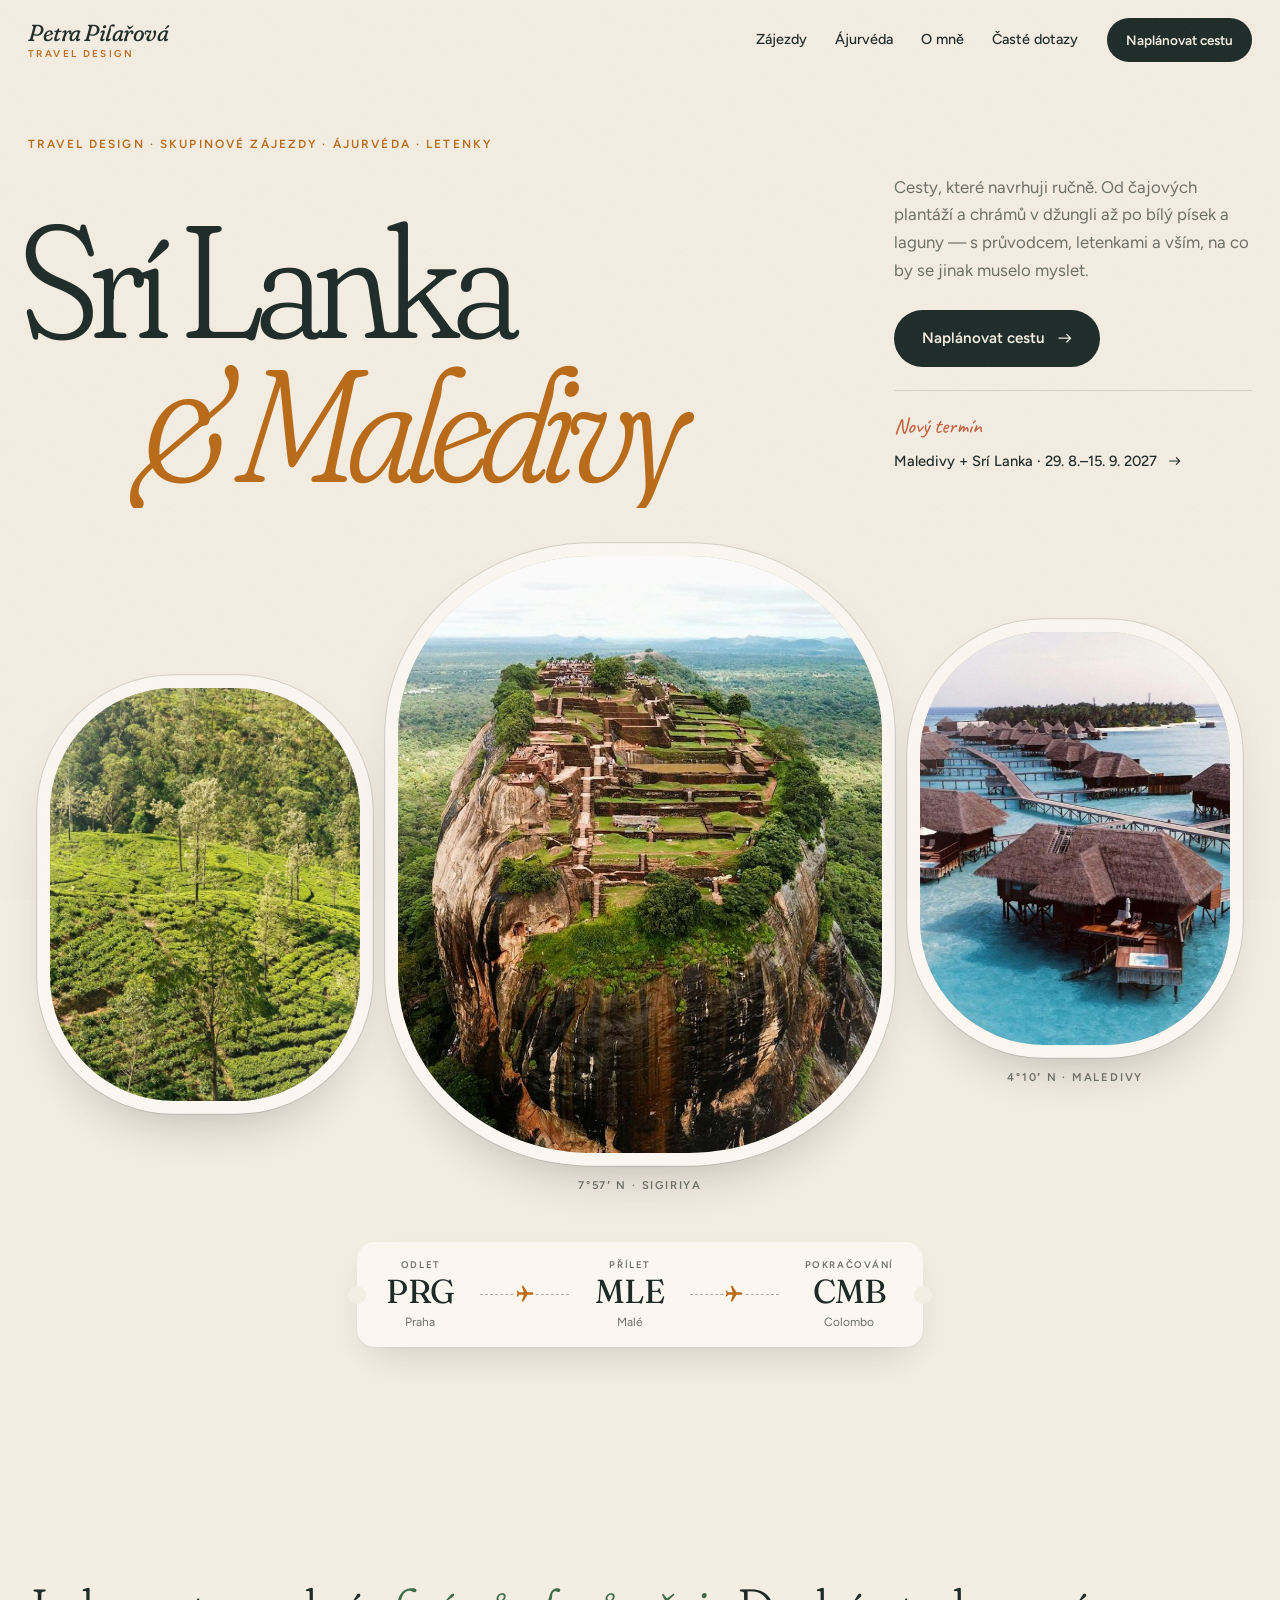
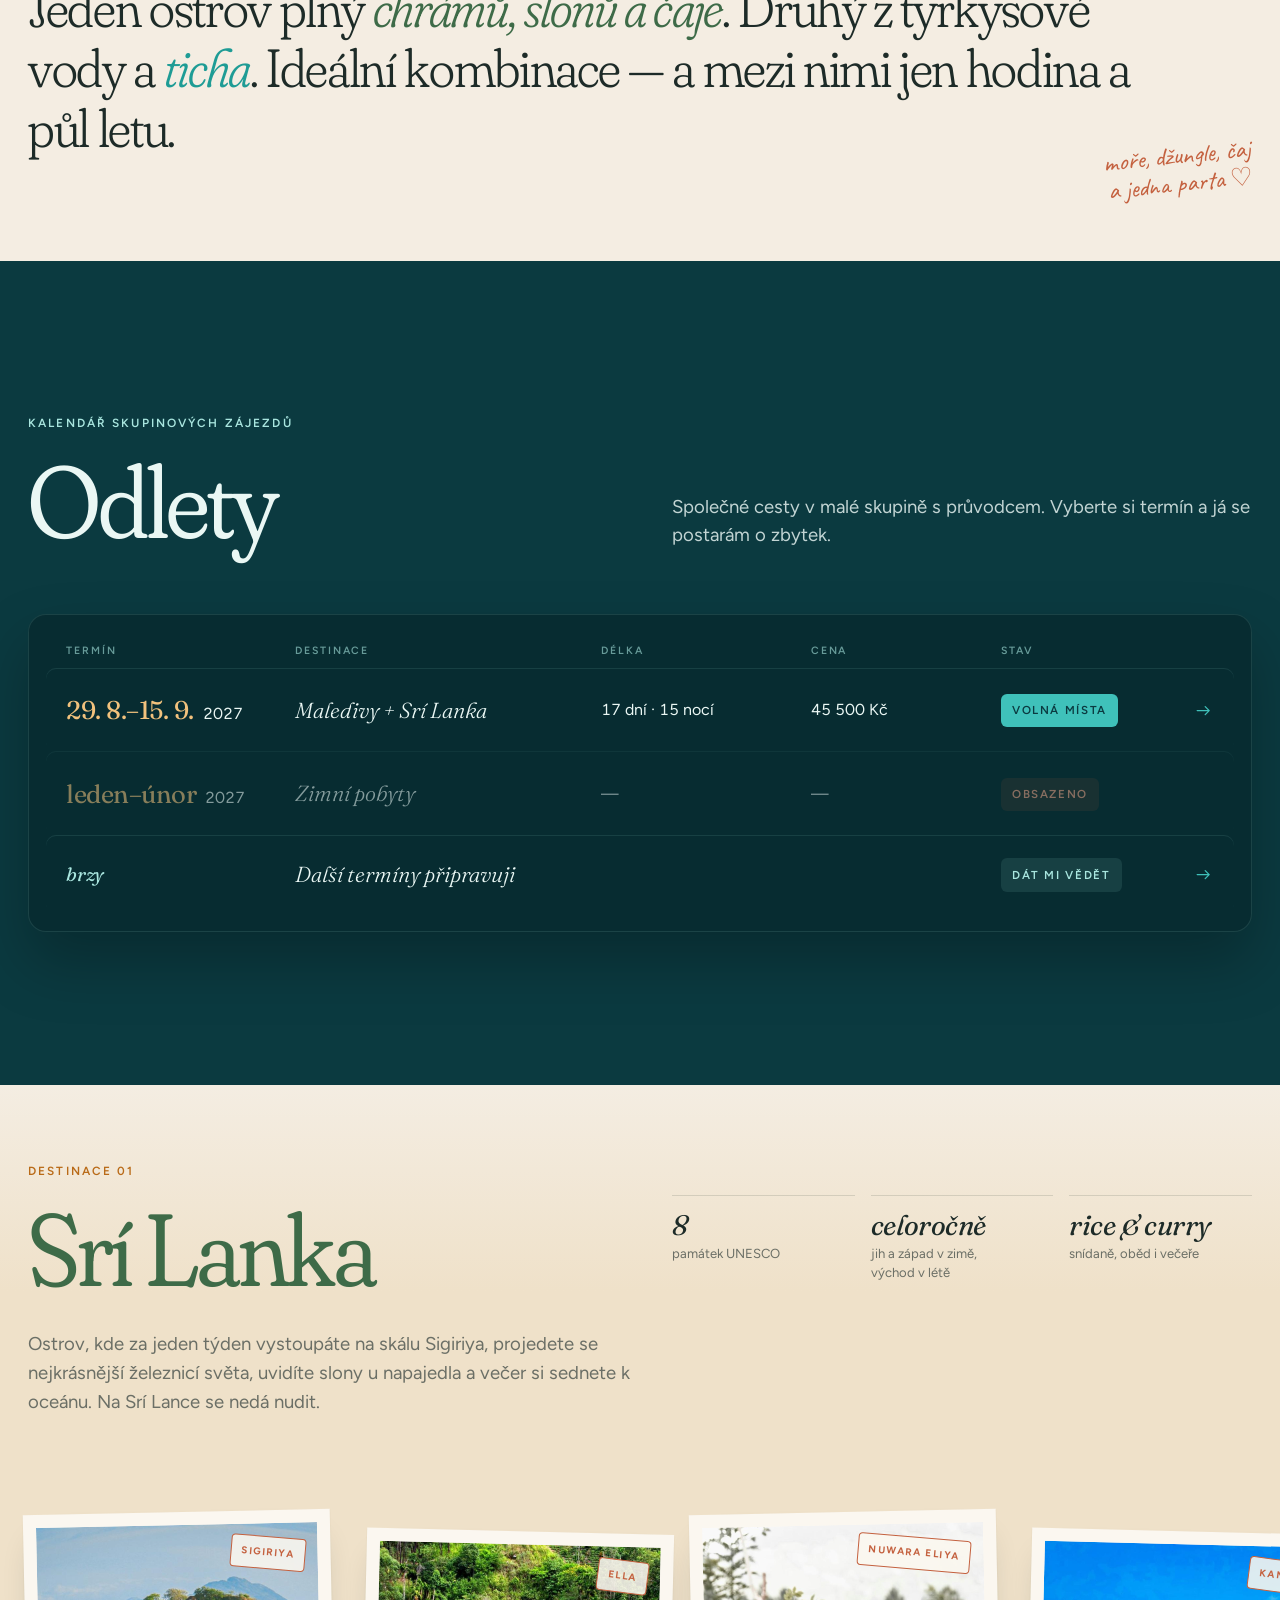
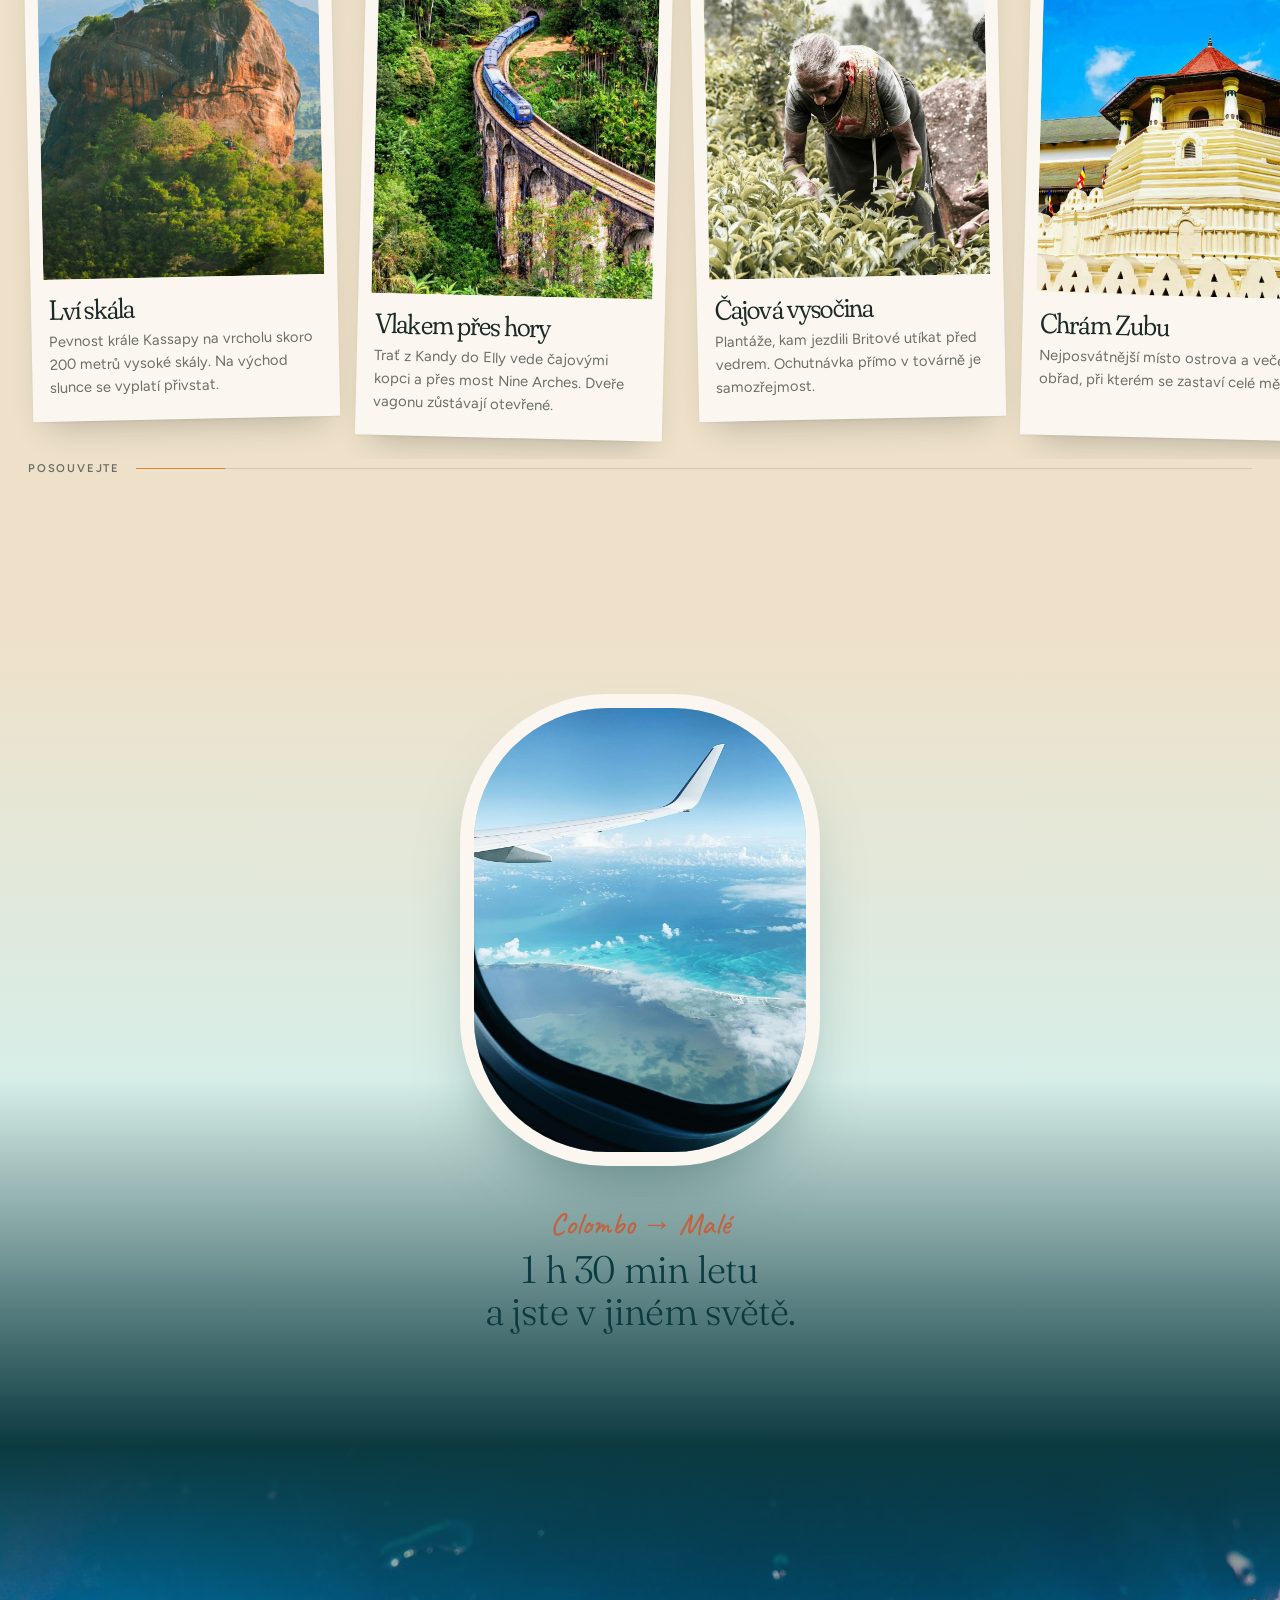
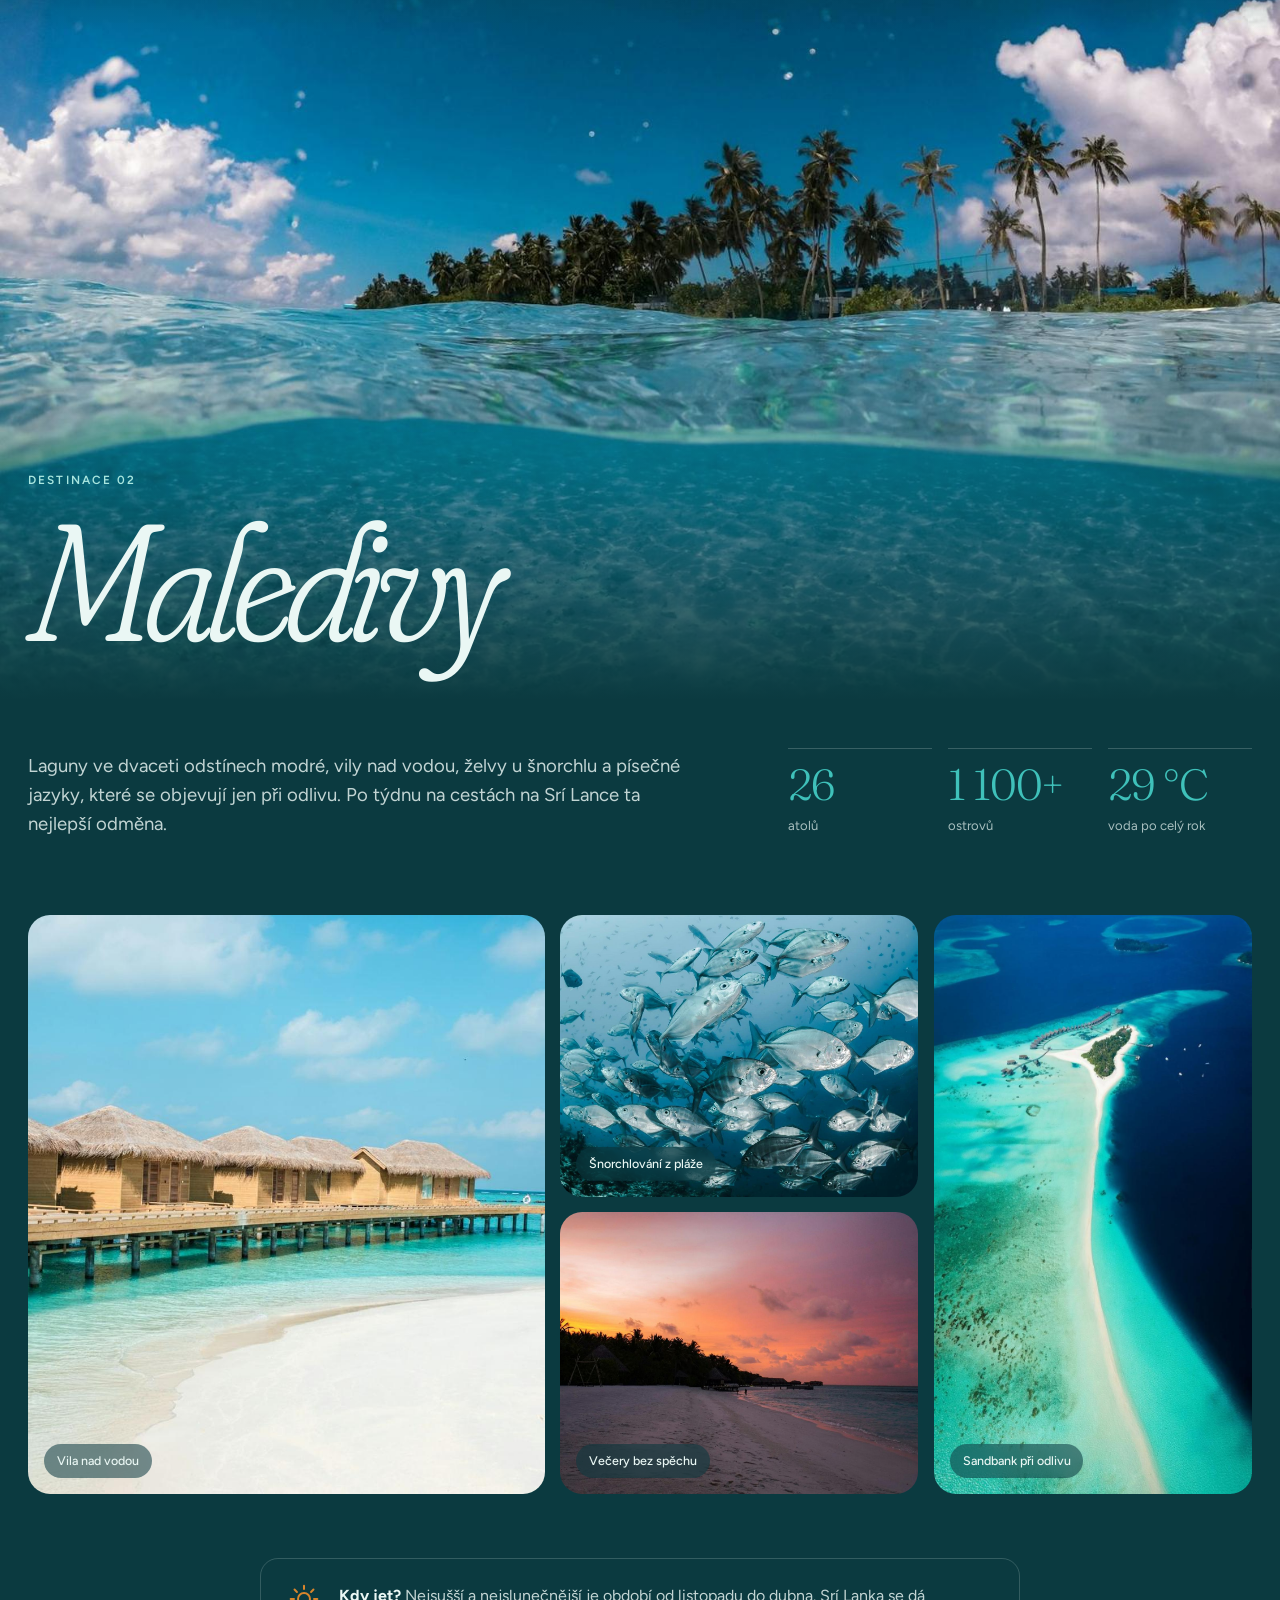
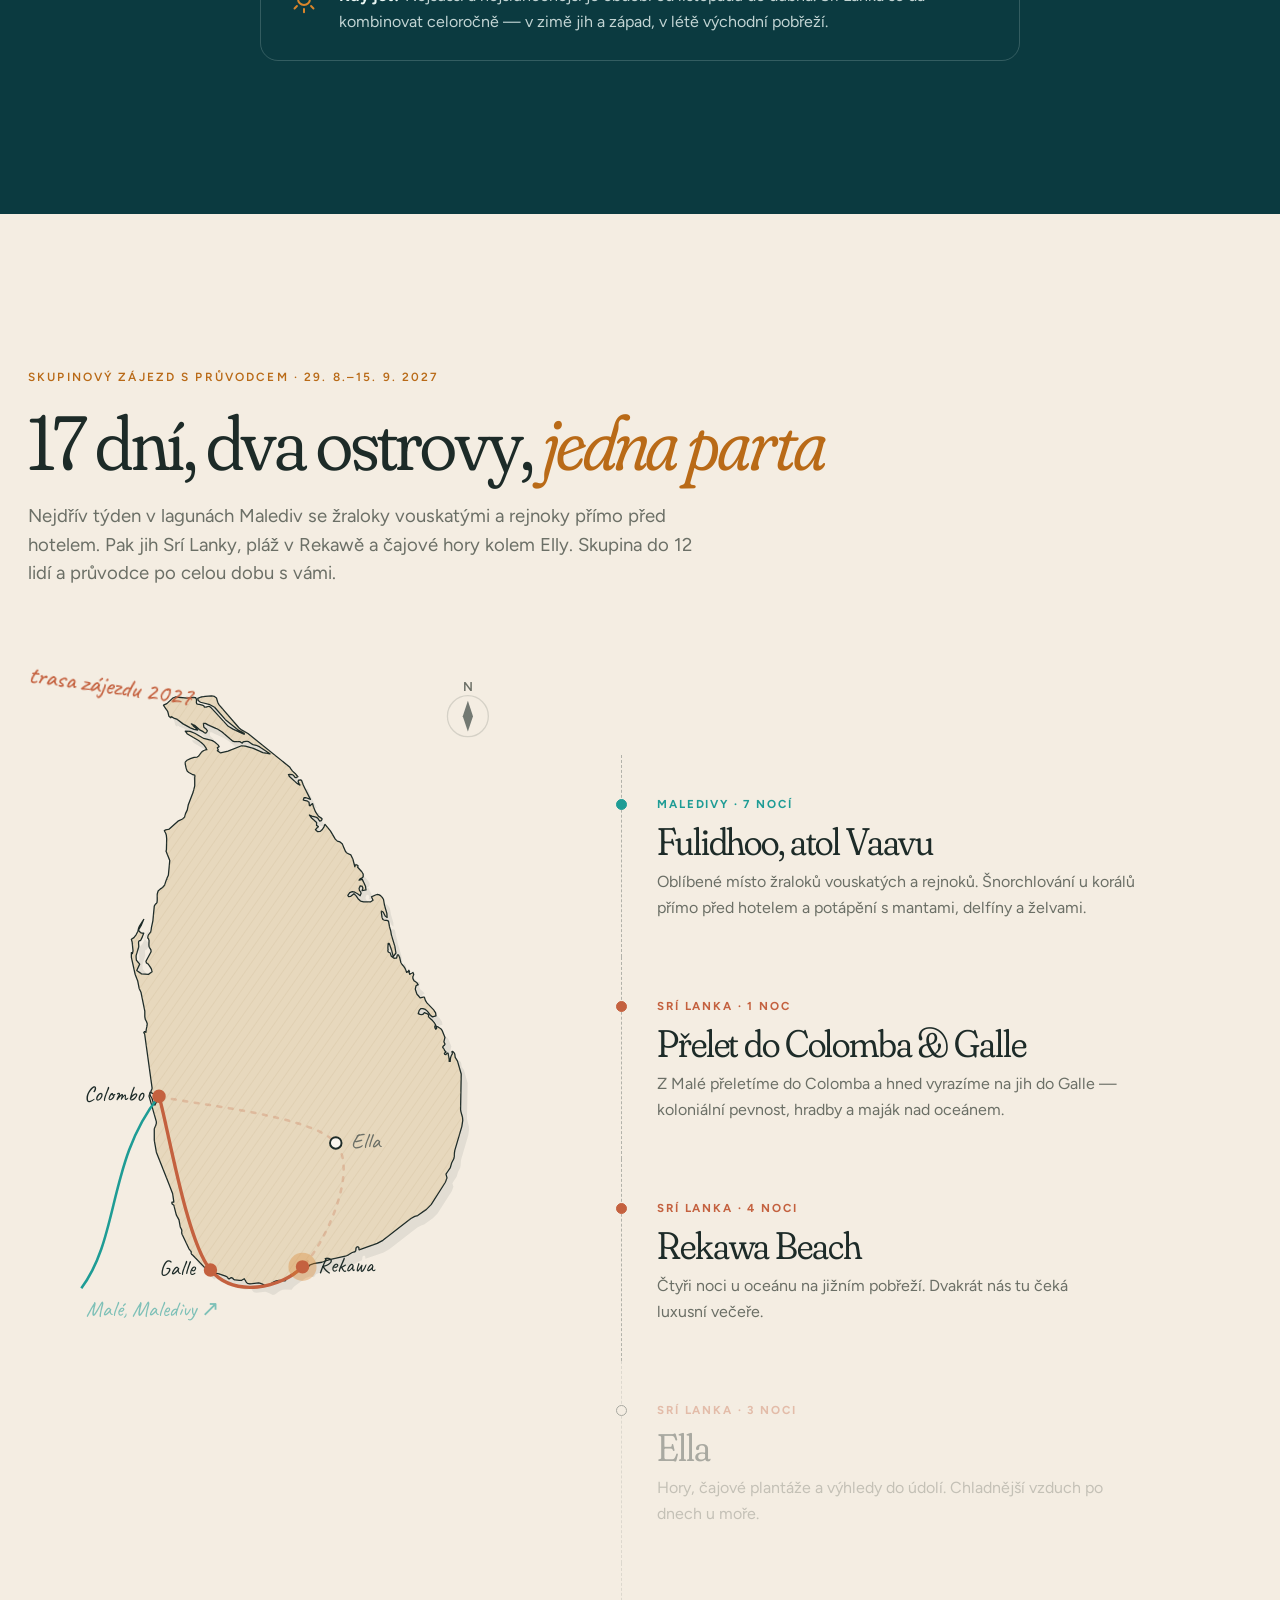
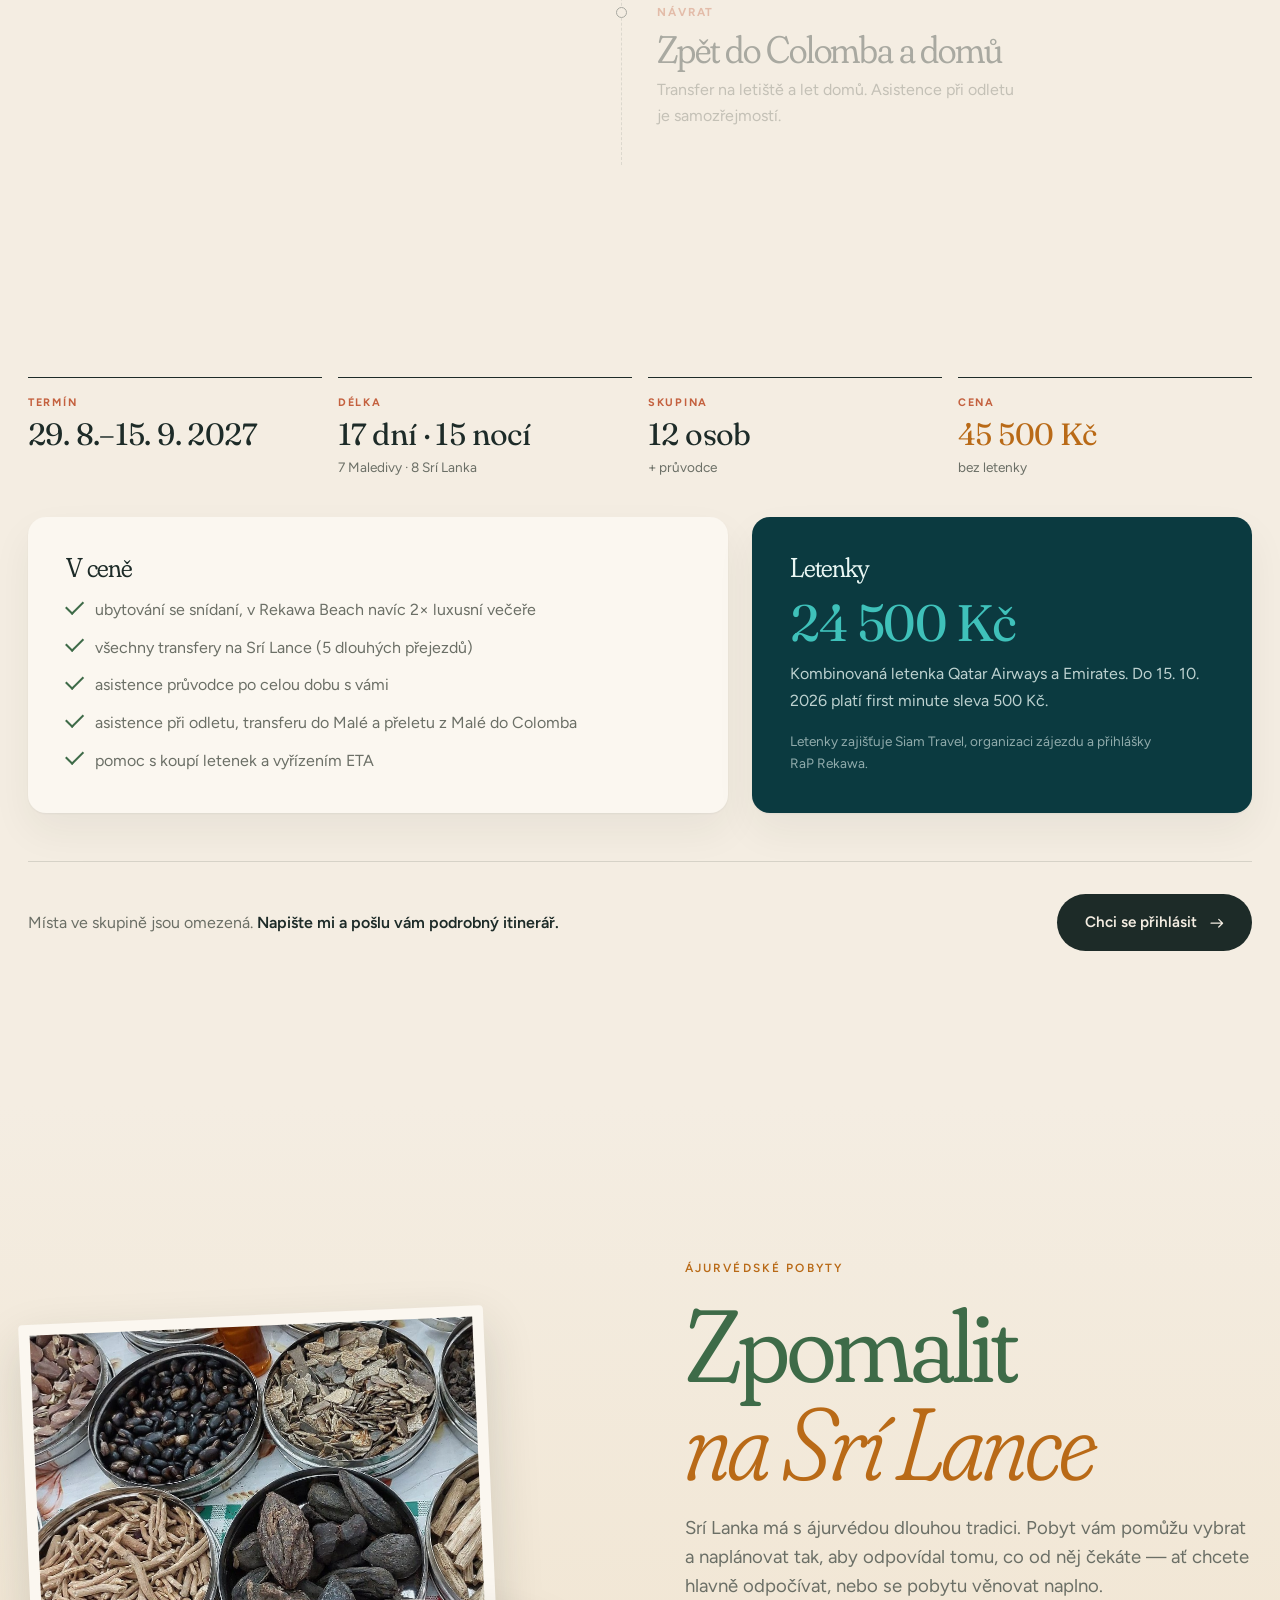
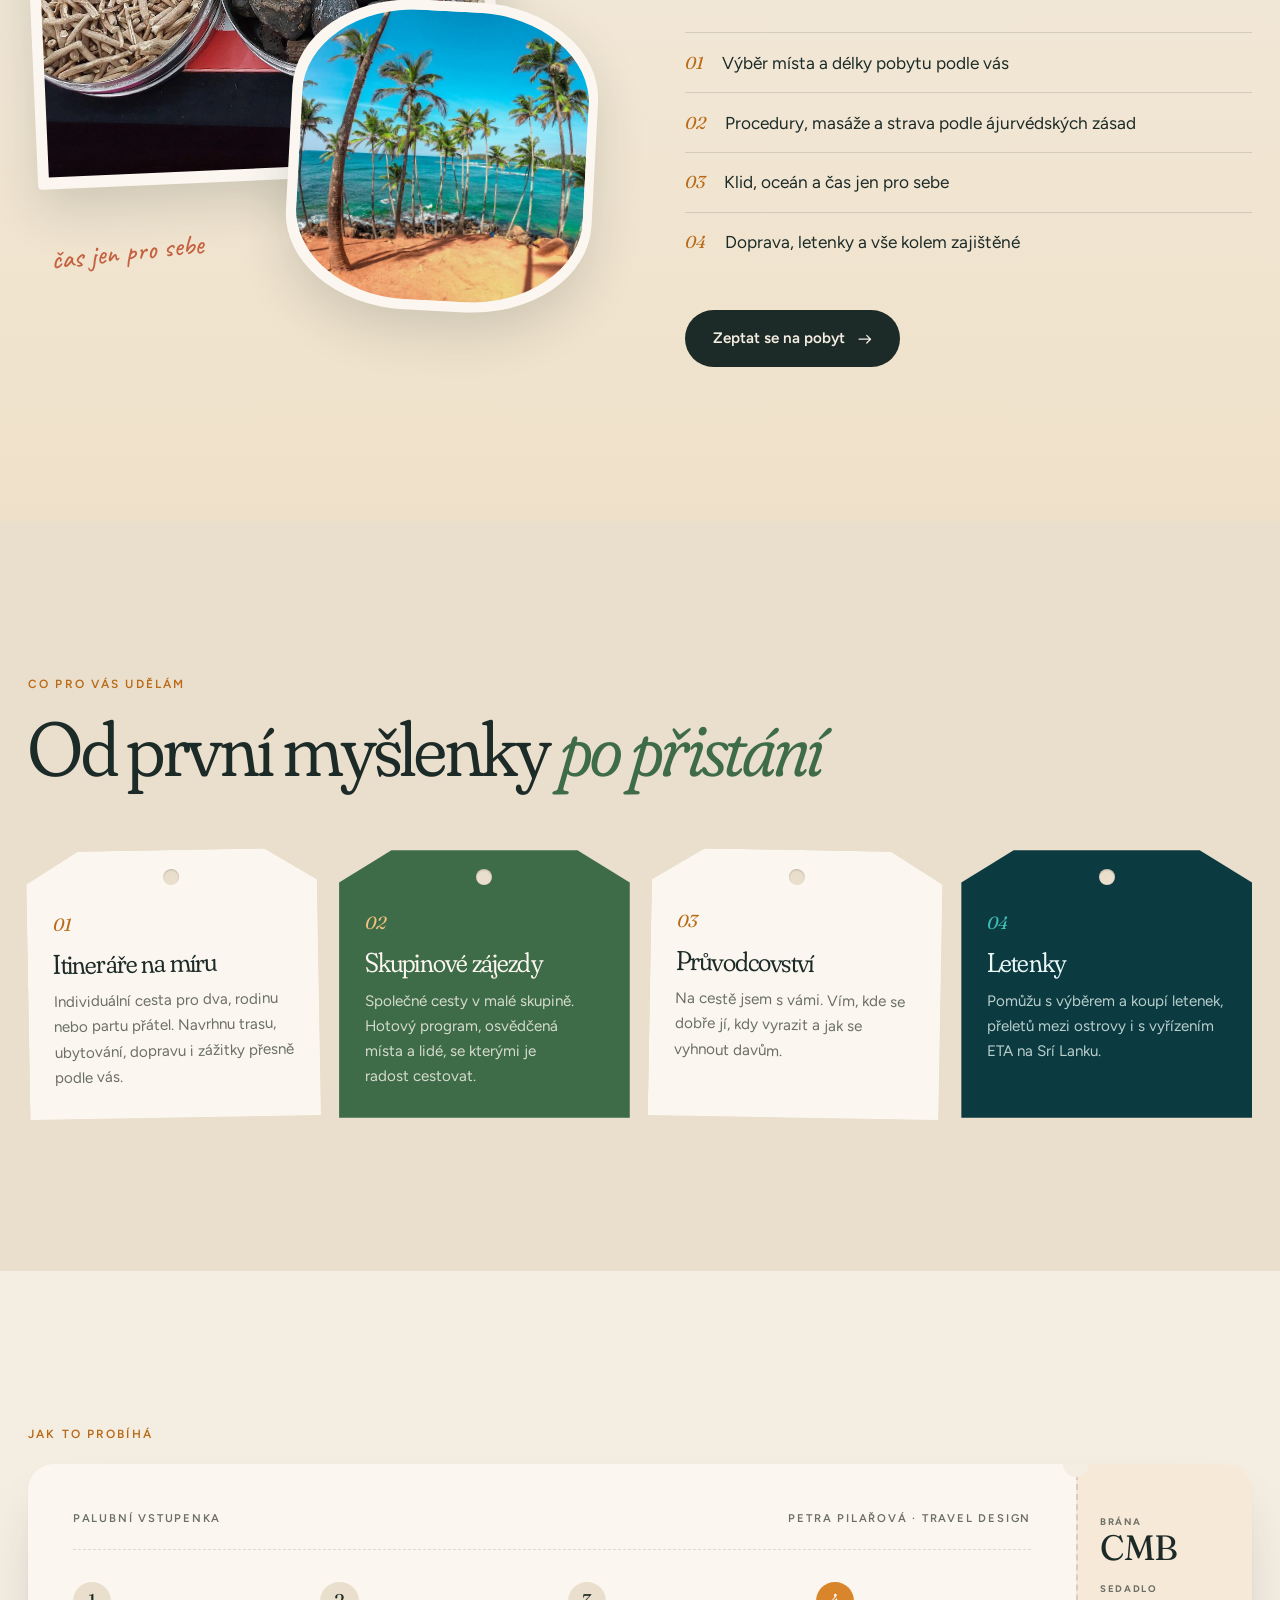
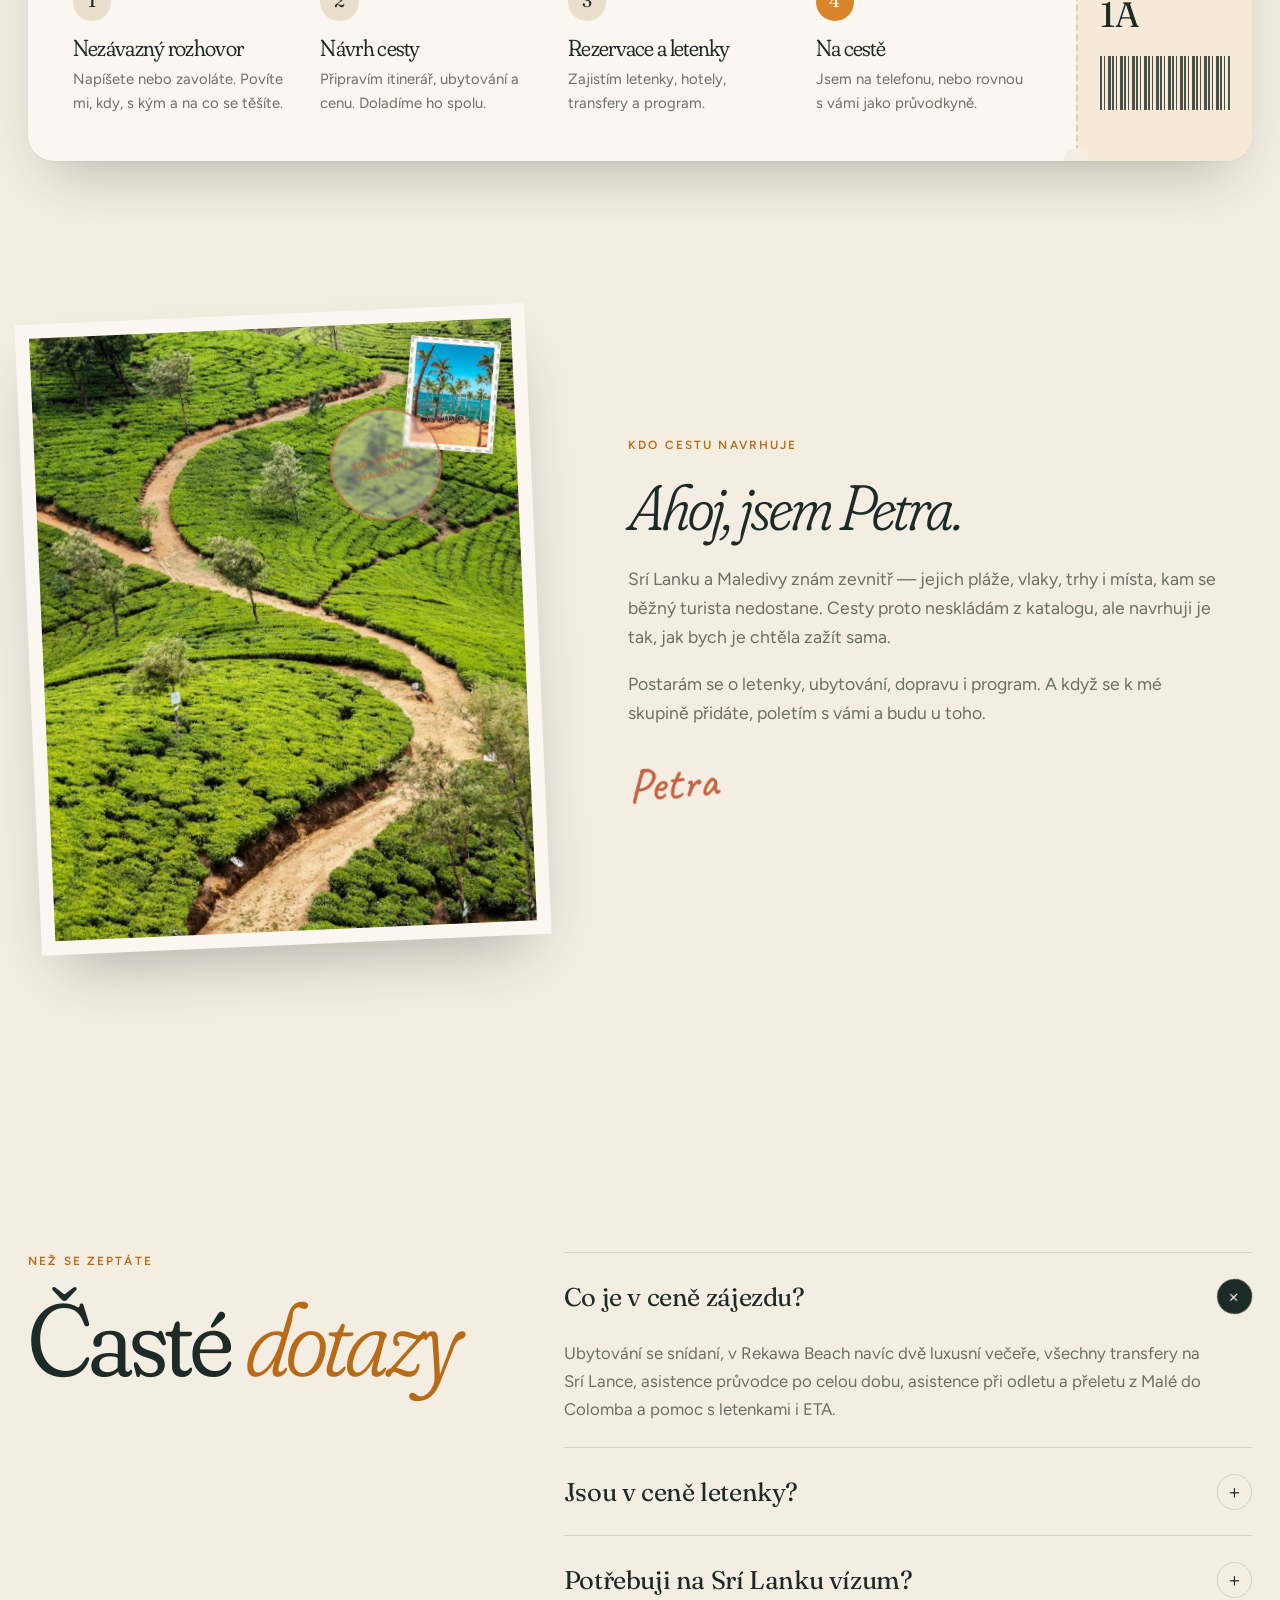
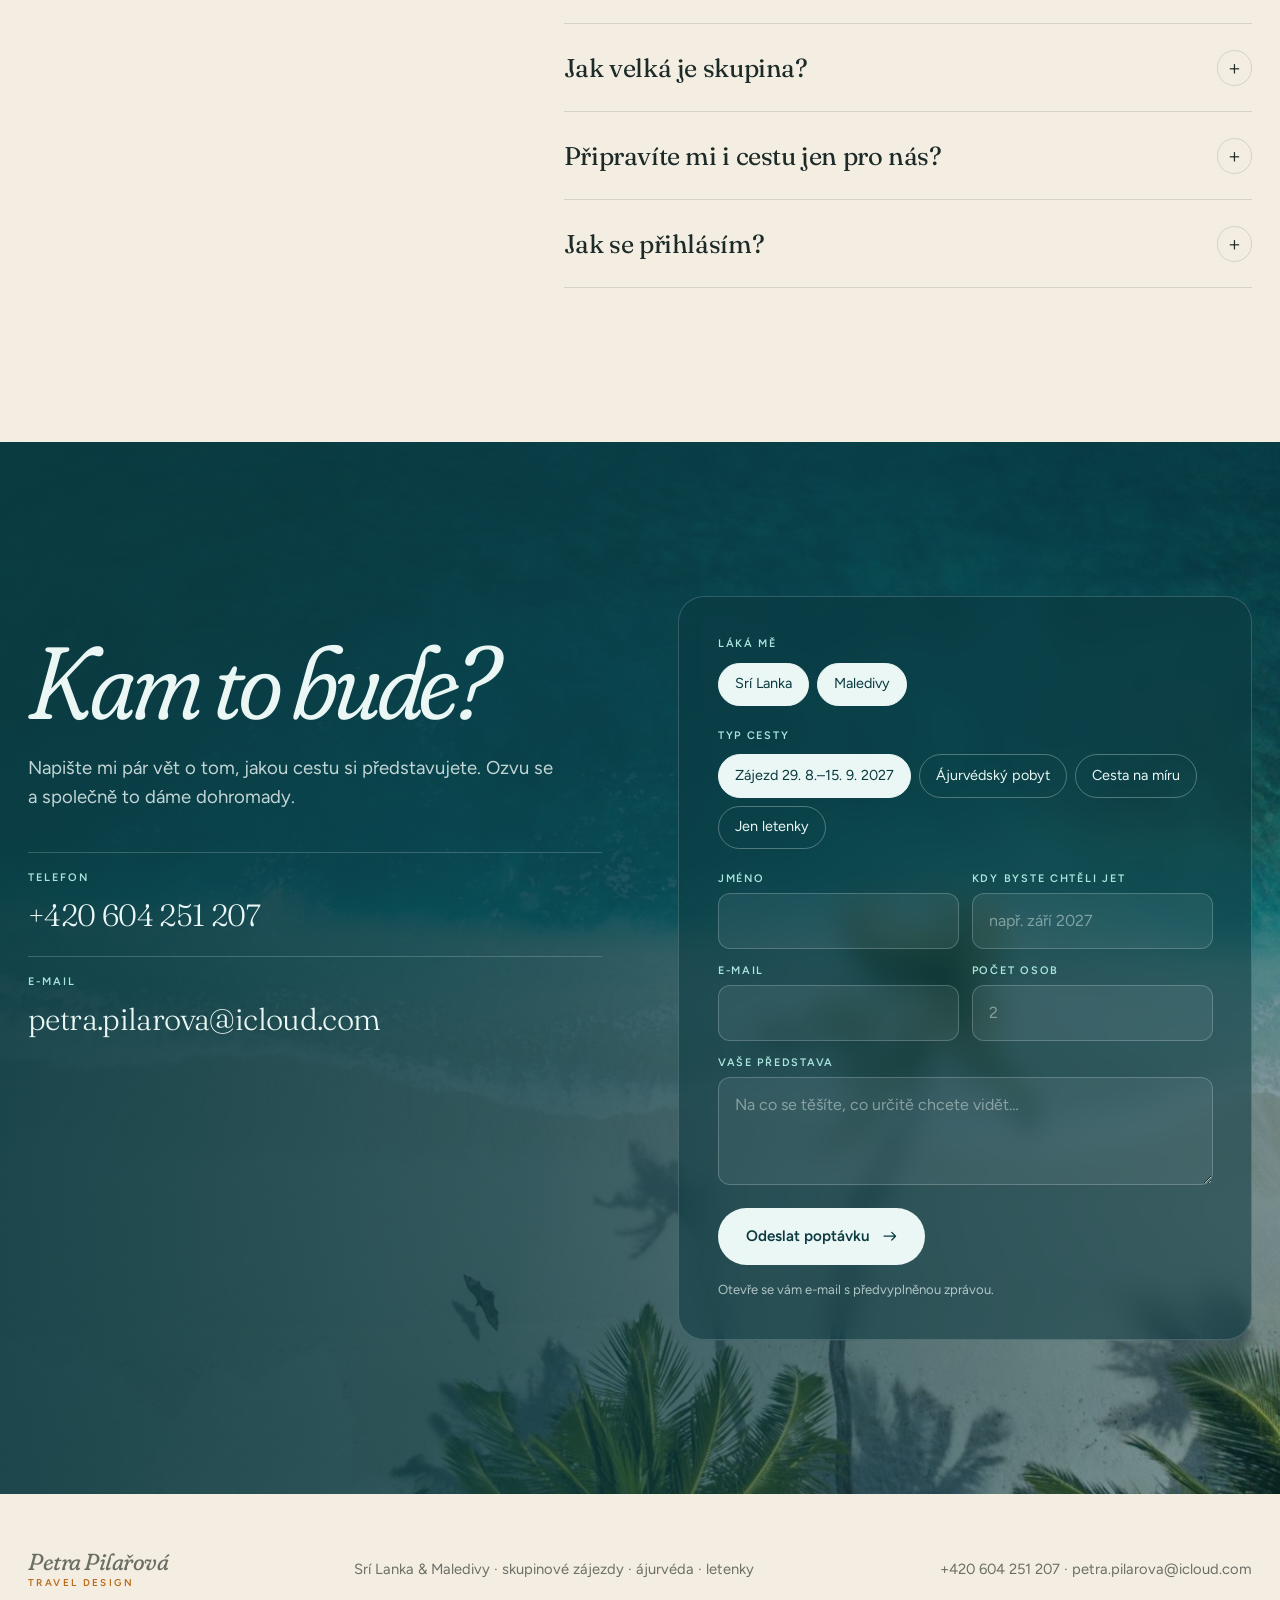
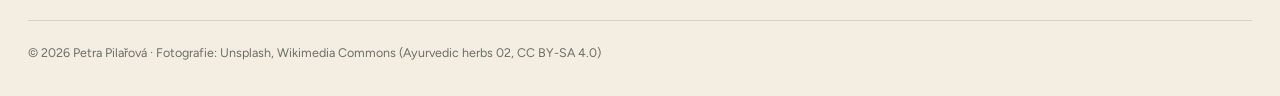
<file: index.html>
<!DOCTYPE html>
<html lang="cs">
<head>
<meta charset="UTF-8">
<meta name="viewport" content="width=device-width, initial-scale=1, viewport-fit=cover">
<title>Petra Pilařová — travel design · Srí Lanka & Maledivy</title>
<meta name="description" content="Skupinový zájezd Maledivy a Srí Lanka 29. 8.–15. 9. 2027, ájurvédské pobyty, itineráře na míru a pomoc s letenkami. Petra Pilařová, travel design.">
<meta name="robots" content="noindex, nofollow">
<meta name="theme-color" content="#F4EDE2">
<meta property="og:title" content="Petra Pilařová — Srí Lanka & Maledivy">
<meta property="og:description" content="Skupinový zájezd Maledivy a Srí Lanka 29. 8.–15. 9. 2027 · ájurvédské pobyty · itineráře na míru.">
<meta property="og:image" content="assets/img/og.jpg">
<link rel="icon" href="assets/favicon.svg?v=9cc87f42" type="image/svg+xml">
<link rel="preconnect" href="https://fonts.googleapis.com">
<link rel="preconnect" href="https://fonts.gstatic.com" crossorigin>
<link href="https://fonts.googleapis.com/css2?family=Fraunces:ital,opsz,wght,SOFT@0,9..144,300..600,0..100;1,9..144,300..600,0..100&family=Figtree:wght@300..600&family=Caveat:wght@500&display=swap" rel="stylesheet">
<link rel="preload" as="image" href="assets/img/sigiriya-letecky.jpg">
<link rel="stylesheet" href="assets/style.css?v=76bc70d3">
<script type="application/ld+json">
{"@context":"https://schema.org","@type":"TravelAgency","name":"Petra Pilařová — travel design","description":"Travel design, skupinové zájezdy s průvodcovstvím a zajištění letenek. Destinace Srí Lanka a Maledivy.","telephone":"+420604251207","email":"petra.pilarova@icloud.com","areaServed":"CZ"}
</script>
<script>document.documentElement.classList.add('js')</script>
</head>
<body>

<svg width="0" height="0" style="position:absolute" aria-hidden="true">
  <symbol id="i-arr" viewBox="0 0 24 24"><path d="M4 12h15m-5-5 5 5-5 5" fill="none" stroke="currentColor" stroke-width="1.6" stroke-linecap="round" stroke-linejoin="round"/></symbol>
  <symbol id="i-plane" viewBox="0 0 24 24"><path d="M21 16v-2l-8-5V3.5a1.5 1.5 0 0 0-3 0V9l-8 5v2l8-2.5V19l-2 1.5V22l3.5-1 3.5 1v-1.5L13 19v-5.5z" fill="currentColor"/></symbol>
  <symbol id="i-sun" viewBox="0 0 24 24"><circle cx="12" cy="12" r="4.5" fill="none" stroke="currentColor" stroke-width="1.5"/><path d="M12 2v2.5M12 19.5V22M2 12h2.5M19.5 12H22M4.9 4.9l1.8 1.8M17.3 17.3l1.8 1.8M4.9 19.1l1.8-1.8M17.3 6.7l1.8-1.8" stroke="currentColor" stroke-width="1.5" stroke-linecap="round"/></symbol>
</svg>

<header class="nav" id="nav">
  <div class="nav-inner">
    <a href="#top" class="brand" aria-label="Petra Pilařová — travel design">
      <span class="brand-name">Petra Pilařová</span>
      <span class="brand-sub">travel design</span>
    </a>
    <nav class="nav-menu" id="menu" aria-label="Hlavní navigace">
      <a href="#terminy">Zájezdy</a>
      <a href="#ajurveda">Ájurvéda</a>
      <a href="#o-mne">O mně</a>
      <a href="#dotazy">Časté dotazy</a>
      <a href="#kontakt" class="btn btn-sm">Naplánovat cestu</a>
    </nav>
    <button class="nav-toggle" id="toggle" aria-label="Otevřít menu" aria-expanded="false" aria-controls="menu"><span></span><span></span></button>
  </div>
</header>

<main id="top">

<!-- ═════════ HERO ═════════ -->
<section class="hero">
  <div class="wrap hero-top">
    <p class="kicker hero-in">Travel design · skupinové zájezdy · ájurvéda · letenky</p>
    <h1 class="hero-title">
      <span class="ln"><span>Srí Lanka</span></span>
      <span class="ln ln-2"><span><em>&amp; Maledivy</em></span></span>
    </h1>
    <div class="hero-side hero-in">
      <p>Cesty, které navrhuji ručně. Od čajových plantáží a chrámů v džungli až po bílý písek a laguny — s průvodcem, letenkami a vším, na co by se jinak muselo myslet.</p>
      <a href="#kontakt" class="btn">Naplánovat cestu <svg><use href="#i-arr"/></svg></a>
      <a href="#zajezd" class="hero-next"><span>Nový termín</span>Maledivy + Srí Lanka · 29. 8.–15. 9. 2027 <svg><use href="#i-arr"/></svg></a>
    </div>
  </div>

  <div class="windows" aria-hidden="false">
    <figure class="win win-1"><div class="win-glass"><img src="assets/img/caj-kopce.jpg" alt="Čajové plantáže ve vnitrozemí Srí Lanky" width="1600" height="1067"></div></figure>
    <figure class="win win-2"><div class="win-glass"><img src="assets/img/sigiriya-letecky.jpg" alt="Skála Sigiriya z výšky, obklopená džunglí" width="1600" height="1200" fetchpriority="high"></div><figcaption>7°57′ N · Sigiriya</figcaption></figure>
    <figure class="win win-3"><div class="win-glass"><img src="assets/img/vily-letecky.jpg" alt="Vodní vily na Maledivách z letadla" width="1600" height="900"></div><figcaption>4°10′ N · Maledivy</figcaption></figure>
  </div>

  <div class="wrap">
    <div class="pass hero-in" aria-label="Trasa: Praha, Malé, Colombo">
      <div><span>Odlet</span><b>PRG</b><small>Praha</small></div>
      <i class="pass-line"><svg><use href="#i-plane"/></svg></i>
      <div><span>Přílet</span><b>MLE</b><small>Malé</small></div>
      <i class="pass-line"><svg><use href="#i-plane"/></svg></i>
      <div><span>Pokračování</span><b>CMB</b><small>Colombo</small></div>
    </div>
  </div>
</section>

<!-- ═════════ ÚVOD ═════════ -->
<section class="intro">
  <div class="wrap intro-grid">
    <p class="intro-big reveal">Jeden ostrov plný <em class="c-lanka">chrámů, slonů a čaje</em>. Druhý z&nbsp;tyrkysové vody a&nbsp;<em class="c-mal">ticha</em>. Ideální kombinace — a&nbsp;mezi nimi jen hodina a půl letu.</p>
    <p class="note reveal">moře, džungle, čaj<br>a jedna parta&nbsp;♡</p>
  </div>
</section>

<!-- ═════════ KALENDÁŘ ZÁJEZDŮ ═════════ -->
<section class="board-sec" id="terminy">
  <div class="wrap">
    <div class="board-head">
      <div>
        <p class="kicker kicker--light reveal">Kalendář skupinových zájezdů</p>
        <h2 class="h2 reveal">Odlety</h2>
      </div>
      <p class="lead lead--light reveal">Společné cesty v malé skupině s průvodcem. Vyberte si termín a já se postarám o zbytek.</p>
    </div>
    <div class="board reveal" role="table" aria-label="Termíny skupinových zájezdů">
      <div class="board-row board-row--th" role="row">
        <span role="columnheader">Termín</span><span role="columnheader">Destinace</span><span role="columnheader">Délka</span><span role="columnheader">Cena</span><span role="columnheader">Stav</span>
      </div>
      <a class="board-row" role="row" href="#zajezd">
        <span role="cell"><b>29. 8.–15. 9.</b> 2027</span>
        <span role="cell" class="board-dest">Maledivy + Srí Lanka</span>
        <span role="cell">17 dní · 15 nocí</span>
        <span role="cell">45 500 Kč</span>
        <span role="cell"><i class="st st--open">Volná místa</i><svg class="board-arr"><use href="#i-arr"/></svg></span>
      </a>
      <div class="board-row board-row--full" role="row">
        <span role="cell"><b>leden–únor</b> 2027</span>
        <span role="cell" class="board-dest">Zimní pobyty</span>
        <span role="cell">—</span>
        <span role="cell">—</span>
        <span role="cell"><i class="st st--full">Obsazeno</i></span>
      </div>
      <a class="board-row board-row--soon" role="row" href="#kontakt">
        <span role="cell"><b>brzy</b></span>
        <span role="cell" class="board-dest">Další termíny připravuji</span>
        <span role="cell"></span>
        <span role="cell"></span>
        <span role="cell"><i class="st">Dát mi vědět</i><svg class="board-arr"><use href="#i-arr"/></svg></span>
      </a>
    </div>
  </div>
</section>

<!-- ═════════ SRÍ LANKA ═════════ -->
<section class="lanka" id="sri-lanka">
  <div class="wrap dest-head">
    <div>
      <p class="kicker reveal">Destinace 01</p>
      <h2 class="h2 reveal">Srí Lanka</h2>
    </div>
    <div class="dest-facts reveal-group">
      <div><b>8</b><span>památek UNESCO</span></div>
      <div><b>celoročně</b><span>jih a západ v zimě,<br>východ v létě</span></div>
      <div><b>rice &amp; curry</b><span>snídaně, oběd i večeře</span></div>
    </div>
  </div>
  <div class="wrap"><p class="lead reveal">Ostrov, kde za jeden týden vystoupáte na skálu Sigiriya, projedete se nejkrásnější železnicí světa, uvidíte slony u napajedla a večer si sednete k oceánu. Na Srí Lance se nedá nudit.</p></div>

  <div class="cards" tabindex="0" aria-label="Místa na Srí Lance — posouvejte vodorovně">
    <ol class="cards-track">
      <li class="card"><figure><img src="assets/img/sigiriya.jpg" alt="Lví skála Sigiriya" loading="lazy"></figure><span class="stamp">Sigiriya</span><h3>Lví skála</h3><p>Pevnost krále Kassapy na vrcholu skoro 200 metrů vysoké skály. Na východ slunce se vyplatí přivstat.</p></li>
      <li class="card"><figure><img src="assets/img/vlak-most.jpg" alt="Modrý vlak na mostě Nine Arches v Elle" loading="lazy"></figure><span class="stamp">Ella</span><h3>Vlakem přes hory</h3><p>Trať z Kandy do Elly vede čajovými kopci a přes most Nine Arches. Dveře vagonu zůstávají otevřené.</p></li>
      <li class="card"><figure><img src="assets/img/trhacka-caje.jpg" alt="Trhačka čaje na plantáži" loading="lazy"></figure><span class="stamp">Nuwara Eliya</span><h3>Čajová vysočina</h3><p>Plantáže, kam jezdili Britové utíkat před vedrem. Ochutnávka přímo v továrně je samozřejmost.</p></li>
      <li class="card"><figure><img src="assets/img/kandy-chram.jpg" alt="Chrám Zubu Buddhy v Kandy" loading="lazy"></figure><span class="stamp">Kandy</span><h3>Chrám Zubu</h3><p>Nejposvátnější místo ostrova a večerní obřad, při kterém se zastaví celé město.</p></li>
      <li class="card"><figure><img src="assets/img/sloni-voda.jpg" alt="Sloni u vody v národním parku" loading="lazy"></figure><span class="stamp">Safari</span><h3>Sloni a levharti</h3><p>Jeep safari v národních parcích Yala nebo Udawalawe. Sloni jsou jistota, levhart odměna.</p></li>
      <li class="card"><figure><img src="assets/img/jeskynni-buddhove.jpg" alt="Sochy Buddhy v jeskynním chrámu Dambulla" loading="lazy"></figure><span class="stamp">Dambulla</span><h3>Jeskynní chrámy</h3><p>Pět jeskyní vytesaných do skály, přes 150 soch Buddhy a stropy pokryté malbami.</p></li>
      <li class="card"><figure><img src="assets/img/galle-arkady.jpg" alt="Staré koloniální arkády v pevnosti Galle" loading="lazy"></figure><span class="stamp">Galle</span><h3>Holandská pevnost</h3><p>Koloniální uličky, kavárny, maják a hradby, na kterých se sleduje západ slunce.</p></li>
      <li class="card"><figure><img src="assets/img/rybari-kul.jpg" alt="Tradiční rybáři na kůlech v moři" loading="lazy"></figure><span class="stamp">Jižní pobřeží</span><h3>Rybáři na kůlech</h3><p>Pláže Mirissy a Weligamy, velryby na obzoru a rybáři, kteří loví jako před sto lety.</p></li>
    </ol>
  </div>
  <div class="wrap cards-hint"><span>Posouvejte</span><i><b></b></i></div>
</section>

<!-- ═════════ PŘECHOD ═════════ -->
<section class="bridge" aria-label="Let na Maledivy">
  <div class="bridge-window"><img src="assets/img/okno-letadla.jpg" alt="Pohled z okna letadla na tyrkysové moře" loading="lazy"></div>
  <p class="bridge-text reveal"><span class="hand">Colombo → Malé</span>1 h 30 min letu<br>a jste v jiném světě.</p>
</section>

<!-- ═════════ MALEDIVY ═════════ -->
<section class="maldives" id="maledivy">
  <div class="mal-hero">
    <img src="assets/img/hladina.jpg" alt="Hladina laguny s pohledem pod vodu a na ostrov s palmami" loading="lazy">
    <div class="wrap mal-hero-copy">
      <p class="kicker kicker--light reveal">Destinace 02</p>
      <h2 class="h2 reveal">Maledivy</h2>
    </div>
  </div>
  <div class="wrap mal-body">
    <p class="lead lead--light reveal">Laguny ve dvaceti odstínech modré, vily nad vodou, želvy u šnorchlu a písečné jazyky, které se objevují jen při odlivu. Po týdnu na cestách na Srí Lance ta nejlepší odměna.</p>
    <div class="mal-facts reveal-group">
      <div><b>26</b><span>atolů</span></div>
      <div><b>1 100+</b><span>ostrovů</span></div>
      <div><b>29 °C</b><span>voda po celý rok</span></div>
    </div>
  </div>
  <div class="wrap mal-grid">
    <figure class="m m1 reveal"><img src="assets/img/vodni-vily.jpg" alt="Vodní vily nad lagunou" loading="lazy"><figcaption>Vila nad vodou</figcaption></figure>
    <figure class="m m2 reveal"><img src="assets/img/ryby.jpg" alt="Hejno ryb pod hladinou" loading="lazy"><figcaption>Šnorchlování z pláže</figcaption></figure>
    <figure class="m m3 reveal"><img src="assets/img/maledivy-pisecny-jazyk.jpg" alt="Písečný jazyk v lagunách z výšky" loading="lazy"><figcaption>Sandbank při odlivu</figcaption></figure>
    <figure class="m m4 reveal"><img src="assets/img/maledivy-zapad.jpg" alt="Západ slunce na pláži na Maledivách" loading="lazy"><figcaption>Večery bez spěchu</figcaption></figure>
  </div>
  <div class="wrap mal-tip reveal">
    <svg><use href="#i-sun"/></svg>
    <p><b>Kdy jet?</b> Nejsušší a nejslunečnější je období od listopadu do dubna. Srí Lanka se dá kombinovat celoročně — v zimě jih a západ, v létě východní pobřeží.</p>
  </div>
</section>

<!-- ═════════ SKUPINOVÝ ZÁJEZD ═════════ -->
<section class="trip" id="zajezd">
  <div class="wrap"><div class="trip-head">
    <p class="kicker reveal">Skupinový zájezd s průvodcem · 29. 8.–15. 9. 2027</p>
    <h2 class="h2 reveal">17 dní, dva ostrovy, <em>jedna parta</em></h2>
    <p class="lead reveal">Nejdřív týden v lagunách Malediv se žraloky vouskatými a rejnoky přímo před hotelem. Pak jih Srí Lanky, pláž v Rekawě a čajové hory kolem Elly. Skupina do 12 lidí a průvodce po celou dobu s vámi.</p>
  </div></div>

  <div class="wrap trip-grid">
    <div class="map-col">
      <div class="map-sticky">
        <svg class="map-svg" viewBox="-20 -10 340 500" role="img" aria-label="Mapa Srí Lanky s trasou zájezdu 2027">
      <defs><pattern id="hatch" width="6" height="6" patternUnits="userSpaceOnUse" patternTransform="rotate(35)"><line x1="0" y1="0" x2="0" y2="6" class="hatch"/></pattern></defs>
      <path class="island-shadow" d="M286.3 337.3 L286.6 339.1 L287.8 343.3 L288.0 345.7 L287.3 350.4 L281.8 369.2 L281.5 371.1 L281.4 373.7 L281.0 375.8 L279.3 379.1 L278.9 380.5 L278.3 382.6 L276.0 386.1 L274.9 387.8 L275.7 390.7 L274.4 394.1 L263.3 411.6 L259.6 415.3 L252.8 420.1 L250.5 420.8 L247.5 422.4 L225.6 439.5 L221.2 441.9 L207.0 446.9 L207.0 446.9 L206.8 445.2 L206.8 445.1 L206.0 444.4 L205.9 444.4 L205.8 444.5 L205.0 444.7 L204.6 445.6 L204.4 447.6 L203.7 448.4 L202.7 448.6 L201.3 449.2 L198.7 450.8 L196.2 451.9 L183.9 454.5 L177.9 456.6 L171.4 457.7 L168.4 458.9 L166.7 461.4 L163.5 460.8 L161.5 461.5 L160.4 462.0 L155.8 465.3 L151.3 468.6 L149.2 471.1 L144.4 470.8 L144.4 470.8 L142.3 471.1 L140.8 471.7 L139.1 472.6 L136.3 474.7 L135.4 474.9 L134.6 475.1 L132.7 474.3 L130.6 473.3 L129.4 472.9 L128.6 472.7 L121.7 473.5 L119.8 473.1 L118.8 472.1 L118.2 470.8 L117.7 470.1 L117.3 469.5 L115.3 470.7 L113.5 470.8 L110.3 470.4 L109.6 470.3 L109.0 470.0 L108.6 469.5 L108.1 468.9 L107.2 468.6 L106.6 468.8 L106.2 469.2 L105.8 469.5 L105.1 469.5 L104.9 469.4 L104.7 469.2 L104.0 468.1 L103.6 467.9 L103.5 467.8 L103.5 467.8 L102.7 467.5 L97.6 465.7 L95.6 465.3 L94.1 465.0 L91.5 463.0 L91.0 462.7 L89.8 462.1 L89.8 462.1 L89.0 463.0 L86.8 461.2 L77.1 451.1 L76.4 450.5 L76.3 450.5 L76.3 450.4 L76.0 450.0 L75.8 449.6 L75.9 448.5 L75.6 448.0 L75.2 447.5 L74.1 446.1 L68.7 434.7 L68.4 433.6 L68.4 433.6 L68.5 432.6 L68.5 431.6 L68.5 431.6 L68.3 431.0 L67.3 429.0 L66.3 423.5 L64.2 419.6 L62.8 414.1 L62.3 412.0 L62.0 411.8 L61.5 411.5 L61.0 411.1 L60.7 410.4 L60.8 409.7 L61.4 409.6 L62.0 409.6 L62.0 409.6 L62.3 409.6 L61.4 403.4 L61.3 402.9 L58.9 396.6 L48.7 370.9 L47.1 361.9 L47.0 361.1 L47.0 352.6 L47.1 352.2 L48.3 349.4 L48.6 348.1 L48.6 346.7 L48.6 346.7 L42.9 326.8 L43.7 323.8 L43.7 325.7 L44.1 326.8 L44.7 327.7 L45.3 328.7 L46.4 332.6 L47.0 333.6 L47.7 333.6 L47.9 332.5 L48.2 332.0 L48.5 331.9 L48.5 331.9 L48.6 332.0 L48.6 328.4 L48.6 328.3 L48.3 326.8 L47.7 325.5 L47.2 325.1 L45.6 324.7 L44.9 324.3 L44.8 324.1 L44.4 323.3 L44.6 322.3 L45.1 321.5 L45.3 320.6 L39.5 278.5 L38.8 277.0 L39.3 276.5 L39.6 276.4 L40.5 277.0 L40.7 274.9 L41.2 272.6 L41.4 271.4 L41.5 270.3 L40.9 268.5 L40.0 266.9 L39.8 265.8 L39.6 264.7 L39.6 260.4 L36.9 247.2 L36.6 245.6 L35.2 242.7 L34.0 236.6 L32.1 231.8 L29.1 218.5 L29.1 214.7 L29.6 214.9 L29.6 215.0 L29.7 215.0 L29.7 215.1 L29.9 215.5 L30.4 213.3 L29.7 206.4 L29.1 204.3 L31.1 203.0 L32.9 200.6 L34.2 198.0 L34.7 195.7 L35.3 194.2 L38.8 188.8 L38.7 188.9 L37.0 193.0 L34.7 196.9 L35.2 197.9 L35.4 198.1 L36.2 199.0 L37.4 199.4 L38.8 199.4 L37.6 202.6 L36.4 205.0 L35.9 205.4 L35.4 205.4 L34.9 205.8 L34.7 207.0 L34.9 209.8 L34.7 210.7 L32.8 217.0 L32.8 218.2 L33.0 220.5 L35.0 223.0 L35.6 223.7 L33.3 228.6 L37.0 231.3 L42.5 231.7 L45.3 229.7 L44.8 227.6 L43.9 226.0 L43.5 225.4 L43.1 224.8 L42.1 223.5 L40.9 222.8 L40.5 221.5 L44.5 214.0 L44.4 212.6 L43.8 211.6 L43.3 210.8 L42.9 209.9 L42.8 208.5 L42.9 206.0 L42.9 205.0 L42.9 205.0 L42.8 204.8 L42.5 203.9 L42.3 203.8 L42.1 203.6 L41.9 203.1 L42.1 201.8 L42.6 200.6 L44.2 198.6 L44.5 197.3 L44.8 194.9 L45.9 189.9 L47.0 178.4 L47.7 177.1 L48.5 176.4 L49.1 175.7 L49.3 173.9 L49.3 169.0 L50.0 166.6 L51.6 165.1 L53.5 163.8 L55.0 162.1 L55.2 161.6 L56.4 157.9 L56.6 157.8 L56.7 157.7 L56.9 156.6 L58.0 154.3 L59.1 142.8 L56.2 135.5 L56.5 134.2 L56.7 125.8 L56.7 125.7 L56.4 122.9 L56.0 121.6 L55.4 120.5 L54.9 119.4 L56.0 118.8 L57.6 118.5 L58.7 118.2 L65.5 112.0 L69.1 110.3 L70.6 109.0 L71.4 106.1 L72.8 103.2 L73.6 99.1 L77.4 89.3 L77.5 88.8 L77.9 87.4 L78.6 84.5 L78.6 77.7 L78.8 76.6 L78.6 76.0 L77.2 75.7 L74.0 74.0 L72.7 72.9 L71.9 70.6 L71.8 70.2 L71.2 67.5 L71.2 65.9 L72.6 64.4 L75.2 63.1 L78.1 62.2 L80.5 61.9 L81.5 61.3 L84.1 57.9 L84.4 57.7 L84.9 57.3 L85.7 56.8 L86.8 56.4 L88.1 56.2 L87.0 54.2 L86.4 53.3 L85.7 52.4 L83.9 50.7 L81.6 49.0 L72.9 43.9 L71.2 41.7 L75.0 41.8 L78.6 43.3 L85.7 47.4 L92.4 49.1 L94.2 50.2 L97.0 52.6 L97.7 53.9 L96.3 54.6 L96.6 55.4 L97.0 56.2 L96.3 57.0 L96.3 57.0 L98.8 58.7 L104.6 57.3 L115.2 53.1 L118.1 53.4 L124.4 55.1 L131.8 58.4 L137.4 59.4 L137.4 59.4 L129.4 54.0 L126.6 52.7 L124.2 52.2 L123.8 52.0 L123.5 51.9 L121.3 50.3 L120.5 49.8 L119.7 49.7 L118.8 49.7 L117.3 49.8 L116.4 50.1 L116.2 50.3 L116.0 50.8 L115.5 51.0 L114.0 49.9 L113.3 49.8 L109.5 49.9 L108.4 49.5 L100.0 42.3 L96.4 40.0 L96.4 40.0 L95.1 39.5 L89.0 36.8 L86.9 35.6 L85.4 35.6 L85.7 38.4 L86.5 39.3 L87.7 40.2 L88.5 41.4 L87.7 42.9 L86.9 43.2 L86.0 42.7 L85.2 42.1 L82.9 40.9 L78.5 37.1 L76.0 36.0 L76.0 36.0 L77.3 37.4 L79.6 39.4 L80.9 40.8 L78.0 40.3 L75.2 39.1 L69.5 36.0 L65.0 32.5 L62.3 31.5 L62.1 31.4 L61.0 30.7 L60.1 30.3 L59.9 31.2 L58.6 30.3 L58.2 29.2 L57.9 27.8 L57.5 26.3 L56.7 25.0 L56.2 24.4 L55.0 22.8 L54.2 21.4 L56.8 20.2 L61.4 15.9 L63.5 15.0 L63.5 15.0 L72.8 15.8 L77.6 15.3 L79.3 15.5 L80.0 17.0 L79.9 19.5 L80.3 20.4 L81.3 20.7 L82.2 20.8 L85.1 21.6 L85.7 21.9 L86.2 22.9 L87.5 22.9 L88.5 22.6 L88.8 22.5 L89.4 22.4 L89.8 22.3 L89.8 22.3 L90.7 22.8 L91.1 23.1 L94.4 26.6 L104.8 37.9 L108.5 40.1 L117.0 44.0 L117.3 44.1 L117.3 43.3 L113.0 41.1 L102.6 32.7 L94.1 23.0 L89.8 20.7 L83.1 19.1 L81.3 17.8 L81.0 16.1 L83.5 15.0 L84.3 14.9 L86.8 14.5 L91.7 14.2 L94.0 14.6 L95.6 15.8 L96.7 19.6 L97.8 21.3 L113.3 39.2 L115.5 40.9 L120.2 43.5 L152.7 69.7 L152.9 69.9 L153.7 71.2 L155.0 72.9 L157.5 75.2 L159.2 77.3 L157.7 78.0 L157.7 78.1 L156.9 77.7 L156.8 77.7 L156.8 77.6 L155.6 76.1 L154.9 75.7 L154.9 75.7 L152.7 75.4 L151.8 75.6 L152.3 76.6 L152.4 76.9 L158.5 82.5 L160.9 83.8 L160.9 83.8 L160.0 82.4 L159.4 81.0 L159.7 80.0 L161.4 79.7 L162.1 80.2 L163.4 83.8 L164.5 86.1 L169.0 95.0 L168.1 94.6 L165.6 93.7 L164.0 93.7 L163.4 95.4 L164.3 95.8 L166.2 96.1 L167.9 97.2 L167.9 97.3 L168.2 99.9 L168.2 99.9 L169.0 99.9 L169.4 99.2 L169.7 98.9 L170.1 98.7 L170.7 98.3 L170.7 98.4 L171.3 100.7 L171.4 101.0 L173.0 104.8 L175.3 108.2 L177.5 109.6 L177.7 109.8 L178.0 110.0 L178.0 110.8 L177.4 111.6 L176.3 112.0 L176.0 111.7 L174.7 109.6 L173.3 108.9 L170.1 108.1 L168.2 107.2 L169.1 108.4 L169.5 109.1 L173.8 113.0 L173.8 115.3 L175.2 116.2 L175.2 116.3 L174.0 117.4 L172.9 118.7 L172.9 118.7 L174.7 120.2 L176.7 120.0 L178.3 118.5 L179.6 116.4 L180.3 114.5 L180.4 114.5 L184.6 119.6 L188.4 126.0 L190.0 127.6 L192.1 128.2 L193.8 129.6 L196.4 135.7 L197.0 136.4 L197.7 137.1 L197.7 137.1 L200.6 138.4 L202.1 141.5 L203.7 147.6 L204.0 146.5 L204.4 146.1 L205.1 146.2 L205.1 146.2 L206.2 146.8 L205.9 148.0 L209.1 151.5 L210.2 153.3 L210.2 155.4 L209.4 156.3 L208.1 156.8 L207.0 158.1 L207.0 158.1 L207.9 157.9 L208.8 157.7 L209.0 157.5 L209.4 157.3 L209.4 157.3 L212.0 162.8 L212.4 165.7 L209.4 166.2 L209.4 166.2 L210.0 164.3 L209.3 162.7 L207.9 162.5 L207.0 164.6 L207.3 166.1 L208.2 167.2 L208.6 168.4 L207.8 170.3 L207.1 169.7 L205.8 168.7 L203.7 167.5 L201.7 167.0 L199.7 167.8 L198.2 169.9 L198.7 170.9 L200.5 170.7 L203.0 168.7 L204.7 170.4 L206.2 172.6 L208.1 174.4 L210.6 175.1 L216.1 175.0 L217.9 173.8 L216.7 171.1 L219.8 169.7 L221.0 169.3 L222.3 169.4 L222.3 169.4 L223.8 170.2 L225.1 171.6 L226.1 173.2 L226.9 177.9 L228.7 184.0 L228.8 185.6 L228.9 187.2 L227.4 186.1 L225.8 183.0 L224.4 182.3 L224.4 183.2 L224.9 187.0 L225.0 187.3 L225.6 188.8 L226.4 189.2 L227.1 189.5 L227.2 189.5 L228.7 189.5 L230.0 190.1 L230.8 194.6 L231.7 197.7 L231.8 198.2 L232.1 200.1 L232.1 200.2 L232.4 201.4 L234.9 209.6 L235.8 215.0 L233.7 217.9 L233.7 217.9 L232.5 213.1 L232.3 212.4 L230.5 207.5 L229.7 207.5 L229.5 211.2 L229.7 212.4 L229.6 212.3 L229.5 212.7 L229.5 212.7 L229.5 213.3 L229.7 214.0 L230.1 214.4 L231.1 214.8 L231.1 214.8 L231.3 215.1 L232.2 217.6 L234.3 219.1 L234.3 219.1 L236.3 218.9 L237.0 216.4 L237.7 216.4 L238.4 217.8 L238.6 218.1 L239.6 222.4 L240.6 224.0 L241.9 225.5 L242.8 226.8 L244.2 230.2 L244.8 229.6 L245.6 229.0 L245.9 228.5 L246.4 229.6 L245.9 230.2 L246.2 230.6 L246.4 230.9 L246.4 231.0 L246.6 231.2 L246.6 231.7 L246.7 231.7 L247.2 231.2 L248.5 230.6 L249.1 230.2 L249.1 230.2 L249.3 230.9 L249.7 231.7 L249.4 232.6 L249.0 233.6 L249.0 234.3 L249.1 235.0 L249.9 236.6 L251.4 237.7 L252.3 238.4 L253.2 239.8 L252.6 239.9 L252.3 240.1 L252.0 240.3 L251.8 240.4 L251.5 240.6 L251.2 241.9 L250.9 243.2 L252.2 247.2 L253.0 248.0 L254.7 250.0 L254.7 250.0 L257.2 249.5 L258.0 249.5 L258.8 252.0 L259.7 253.5 L260.0 254.0 L265.1 259.2 L266.8 261.8 L267.1 264.1 L264.4 264.9 L264.4 264.9 L263.2 264.1 L260.3 260.4 L258.8 259.1 L256.8 258.4 L256.8 258.4 L256.6 258.4 L255.2 258.5 L254.0 259.8 L253.2 262.4 L254.6 263.0 L255.9 263.2 L257.1 262.8 L258.0 261.6 L259.4 262.1 L260.7 262.7 L261.1 263.3 L261.4 263.6 L261.2 264.9 L262.8 266.3 L264.4 267.8 L265.6 269.2 L266.9 271.3 L266.9 271.3 L266.3 272.0 L266.1 272.7 L266.3 273.5 L266.9 274.6 L267.6 273.8 L267.2 272.1 L267.2 272.1 L268.5 272.6 L271.3 274.6 L271.9 275.6 L274.1 281.1 L274.0 281.3 L273.3 284.3 L273.4 284.6 L273.4 284.7 L274.0 285.8 L274.1 286.3 L273.6 287.1 L272.8 287.7 L272.3 288.5 L272.9 289.5 L273.5 290.3 L273.7 290.8 L273.7 290.9 L274.1 291.6 L274.9 292.4 L273.6 293.3 L273.8 293.7 L273.9 294.2 L274.8 294.4 L275.8 293.2 L276.5 293.2 L276.5 293.2 L277.4 297.9 L277.4 299.7 L277.4 299.7 L278.2 299.7 L278.2 299.6 L278.3 298.0 L278.6 296.4 L279.1 295.0 L279.8 294.0 L279.8 293.2 L279.8 293.0 L279.5 292.2 L279.7 291.9 L280.4 292.1 L281.4 293.2 L281.8 294.1 L282.1 296.6 L283.9 299.5 L286.8 309.5 L286.3 337.3Z" transform="translate(5 7)"/>
      <path class="island" d="M286.3 337.3 L286.6 339.1 L287.8 343.3 L288.0 345.7 L287.3 350.4 L281.8 369.2 L281.5 371.1 L281.4 373.7 L281.0 375.8 L279.3 379.1 L278.9 380.5 L278.3 382.6 L276.0 386.1 L274.9 387.8 L275.7 390.7 L274.4 394.1 L263.3 411.6 L259.6 415.3 L252.8 420.1 L250.5 420.8 L247.5 422.4 L225.6 439.5 L221.2 441.9 L207.0 446.9 L207.0 446.9 L206.8 445.2 L206.8 445.1 L206.0 444.4 L205.9 444.4 L205.8 444.5 L205.0 444.7 L204.6 445.6 L204.4 447.6 L203.7 448.4 L202.7 448.6 L201.3 449.2 L198.7 450.8 L196.2 451.9 L183.9 454.5 L177.9 456.6 L171.4 457.7 L168.4 458.9 L166.7 461.4 L163.5 460.8 L161.5 461.5 L160.4 462.0 L155.8 465.3 L151.3 468.6 L149.2 471.1 L144.4 470.8 L144.4 470.8 L142.3 471.1 L140.8 471.7 L139.1 472.6 L136.3 474.7 L135.4 474.9 L134.6 475.1 L132.7 474.3 L130.6 473.3 L129.4 472.9 L128.6 472.7 L121.7 473.5 L119.8 473.1 L118.8 472.1 L118.2 470.8 L117.7 470.1 L117.3 469.5 L115.3 470.7 L113.5 470.8 L110.3 470.4 L109.6 470.3 L109.0 470.0 L108.6 469.5 L108.1 468.9 L107.2 468.6 L106.6 468.8 L106.2 469.2 L105.8 469.5 L105.1 469.5 L104.9 469.4 L104.7 469.2 L104.0 468.1 L103.6 467.9 L103.5 467.8 L103.5 467.8 L102.7 467.5 L97.6 465.7 L95.6 465.3 L94.1 465.0 L91.5 463.0 L91.0 462.7 L89.8 462.1 L89.8 462.1 L89.0 463.0 L86.8 461.2 L77.1 451.1 L76.4 450.5 L76.3 450.5 L76.3 450.4 L76.0 450.0 L75.8 449.6 L75.9 448.5 L75.6 448.0 L75.2 447.5 L74.1 446.1 L68.7 434.7 L68.4 433.6 L68.4 433.6 L68.5 432.6 L68.5 431.6 L68.5 431.6 L68.3 431.0 L67.3 429.0 L66.3 423.5 L64.2 419.6 L62.8 414.1 L62.3 412.0 L62.0 411.8 L61.5 411.5 L61.0 411.1 L60.7 410.4 L60.8 409.7 L61.4 409.6 L62.0 409.6 L62.0 409.6 L62.3 409.6 L61.4 403.4 L61.3 402.9 L58.9 396.6 L48.7 370.9 L47.1 361.9 L47.0 361.1 L47.0 352.6 L47.1 352.2 L48.3 349.4 L48.6 348.1 L48.6 346.7 L48.6 346.7 L42.9 326.8 L43.7 323.8 L43.7 325.7 L44.1 326.8 L44.7 327.7 L45.3 328.7 L46.4 332.6 L47.0 333.6 L47.7 333.6 L47.9 332.5 L48.2 332.0 L48.5 331.9 L48.5 331.9 L48.6 332.0 L48.6 328.4 L48.6 328.3 L48.3 326.8 L47.7 325.5 L47.2 325.1 L45.6 324.7 L44.9 324.3 L44.8 324.1 L44.4 323.3 L44.6 322.3 L45.1 321.5 L45.3 320.6 L39.5 278.5 L38.8 277.0 L39.3 276.5 L39.6 276.4 L40.5 277.0 L40.7 274.9 L41.2 272.6 L41.4 271.4 L41.5 270.3 L40.9 268.5 L40.0 266.9 L39.8 265.8 L39.6 264.7 L39.6 260.4 L36.9 247.2 L36.6 245.6 L35.2 242.7 L34.0 236.6 L32.1 231.8 L29.1 218.5 L29.1 214.7 L29.6 214.9 L29.6 215.0 L29.7 215.0 L29.7 215.1 L29.9 215.5 L30.4 213.3 L29.7 206.4 L29.1 204.3 L31.1 203.0 L32.9 200.6 L34.2 198.0 L34.7 195.7 L35.3 194.2 L38.8 188.8 L38.7 188.9 L37.0 193.0 L34.7 196.9 L35.2 197.9 L35.4 198.1 L36.2 199.0 L37.4 199.4 L38.8 199.4 L37.6 202.6 L36.4 205.0 L35.9 205.4 L35.4 205.4 L34.9 205.8 L34.7 207.0 L34.9 209.8 L34.7 210.7 L32.8 217.0 L32.8 218.2 L33.0 220.5 L35.0 223.0 L35.6 223.7 L33.3 228.6 L37.0 231.3 L42.5 231.7 L45.3 229.7 L44.8 227.6 L43.9 226.0 L43.5 225.4 L43.1 224.8 L42.1 223.5 L40.9 222.8 L40.5 221.5 L44.5 214.0 L44.4 212.6 L43.8 211.6 L43.3 210.8 L42.9 209.9 L42.8 208.5 L42.9 206.0 L42.9 205.0 L42.9 205.0 L42.8 204.8 L42.5 203.9 L42.3 203.8 L42.1 203.6 L41.9 203.1 L42.1 201.8 L42.6 200.6 L44.2 198.6 L44.5 197.3 L44.8 194.9 L45.9 189.9 L47.0 178.4 L47.7 177.1 L48.5 176.4 L49.1 175.7 L49.3 173.9 L49.3 169.0 L50.0 166.6 L51.6 165.1 L53.5 163.8 L55.0 162.1 L55.2 161.6 L56.4 157.9 L56.6 157.8 L56.7 157.7 L56.9 156.6 L58.0 154.3 L59.1 142.8 L56.2 135.5 L56.5 134.2 L56.7 125.8 L56.7 125.7 L56.4 122.9 L56.0 121.6 L55.4 120.5 L54.9 119.4 L56.0 118.8 L57.6 118.5 L58.7 118.2 L65.5 112.0 L69.1 110.3 L70.6 109.0 L71.4 106.1 L72.8 103.2 L73.6 99.1 L77.4 89.3 L77.5 88.8 L77.9 87.4 L78.6 84.5 L78.6 77.7 L78.8 76.6 L78.6 76.0 L77.2 75.7 L74.0 74.0 L72.7 72.9 L71.9 70.6 L71.8 70.2 L71.2 67.5 L71.2 65.9 L72.6 64.4 L75.2 63.1 L78.1 62.2 L80.5 61.9 L81.5 61.3 L84.1 57.9 L84.4 57.7 L84.9 57.3 L85.7 56.8 L86.8 56.4 L88.1 56.2 L87.0 54.2 L86.4 53.3 L85.7 52.4 L83.9 50.7 L81.6 49.0 L72.9 43.9 L71.2 41.7 L75.0 41.8 L78.6 43.3 L85.7 47.4 L92.4 49.1 L94.2 50.2 L97.0 52.6 L97.7 53.9 L96.3 54.6 L96.6 55.4 L97.0 56.2 L96.3 57.0 L96.3 57.0 L98.8 58.7 L104.6 57.3 L115.2 53.1 L118.1 53.4 L124.4 55.1 L131.8 58.4 L137.4 59.4 L137.4 59.4 L129.4 54.0 L126.6 52.7 L124.2 52.2 L123.8 52.0 L123.5 51.9 L121.3 50.3 L120.5 49.8 L119.7 49.7 L118.8 49.7 L117.3 49.8 L116.4 50.1 L116.2 50.3 L116.0 50.8 L115.5 51.0 L114.0 49.9 L113.3 49.8 L109.5 49.9 L108.4 49.5 L100.0 42.3 L96.4 40.0 L96.4 40.0 L95.1 39.5 L89.0 36.8 L86.9 35.6 L85.4 35.6 L85.7 38.4 L86.5 39.3 L87.7 40.2 L88.5 41.4 L87.7 42.9 L86.9 43.2 L86.0 42.7 L85.2 42.1 L82.9 40.9 L78.5 37.1 L76.0 36.0 L76.0 36.0 L77.3 37.4 L79.6 39.4 L80.9 40.8 L78.0 40.3 L75.2 39.1 L69.5 36.0 L65.0 32.5 L62.3 31.5 L62.1 31.4 L61.0 30.7 L60.1 30.3 L59.9 31.2 L58.6 30.3 L58.2 29.2 L57.9 27.8 L57.5 26.3 L56.7 25.0 L56.2 24.4 L55.0 22.8 L54.2 21.4 L56.8 20.2 L61.4 15.9 L63.5 15.0 L63.5 15.0 L72.8 15.8 L77.6 15.3 L79.3 15.5 L80.0 17.0 L79.9 19.5 L80.3 20.4 L81.3 20.7 L82.2 20.8 L85.1 21.6 L85.7 21.9 L86.2 22.9 L87.5 22.9 L88.5 22.6 L88.8 22.5 L89.4 22.4 L89.8 22.3 L89.8 22.3 L90.7 22.8 L91.1 23.1 L94.4 26.6 L104.8 37.9 L108.5 40.1 L117.0 44.0 L117.3 44.1 L117.3 43.3 L113.0 41.1 L102.6 32.7 L94.1 23.0 L89.8 20.7 L83.1 19.1 L81.3 17.8 L81.0 16.1 L83.5 15.0 L84.3 14.9 L86.8 14.5 L91.7 14.2 L94.0 14.6 L95.6 15.8 L96.7 19.6 L97.8 21.3 L113.3 39.2 L115.5 40.9 L120.2 43.5 L152.7 69.7 L152.9 69.9 L153.7 71.2 L155.0 72.9 L157.5 75.2 L159.2 77.3 L157.7 78.0 L157.7 78.1 L156.9 77.7 L156.8 77.7 L156.8 77.6 L155.6 76.1 L154.9 75.7 L154.9 75.7 L152.7 75.4 L151.8 75.6 L152.3 76.6 L152.4 76.9 L158.5 82.5 L160.9 83.8 L160.9 83.8 L160.0 82.4 L159.4 81.0 L159.7 80.0 L161.4 79.7 L162.1 80.2 L163.4 83.8 L164.5 86.1 L169.0 95.0 L168.1 94.6 L165.6 93.7 L164.0 93.7 L163.4 95.4 L164.3 95.8 L166.2 96.1 L167.9 97.2 L167.9 97.3 L168.2 99.9 L168.2 99.9 L169.0 99.9 L169.4 99.2 L169.7 98.9 L170.1 98.7 L170.7 98.3 L170.7 98.4 L171.3 100.7 L171.4 101.0 L173.0 104.8 L175.3 108.2 L177.5 109.6 L177.7 109.8 L178.0 110.0 L178.0 110.8 L177.4 111.6 L176.3 112.0 L176.0 111.7 L174.7 109.6 L173.3 108.9 L170.1 108.1 L168.2 107.2 L169.1 108.4 L169.5 109.1 L173.8 113.0 L173.8 115.3 L175.2 116.2 L175.2 116.3 L174.0 117.4 L172.9 118.7 L172.9 118.7 L174.7 120.2 L176.7 120.0 L178.3 118.5 L179.6 116.4 L180.3 114.5 L180.4 114.5 L184.6 119.6 L188.4 126.0 L190.0 127.6 L192.1 128.2 L193.8 129.6 L196.4 135.7 L197.0 136.4 L197.7 137.1 L197.7 137.1 L200.6 138.4 L202.1 141.5 L203.7 147.6 L204.0 146.5 L204.4 146.1 L205.1 146.2 L205.1 146.2 L206.2 146.8 L205.9 148.0 L209.1 151.5 L210.2 153.3 L210.2 155.4 L209.4 156.3 L208.1 156.8 L207.0 158.1 L207.0 158.1 L207.9 157.9 L208.8 157.7 L209.0 157.5 L209.4 157.3 L209.4 157.3 L212.0 162.8 L212.4 165.7 L209.4 166.2 L209.4 166.2 L210.0 164.3 L209.3 162.7 L207.9 162.5 L207.0 164.6 L207.3 166.1 L208.2 167.2 L208.6 168.4 L207.8 170.3 L207.1 169.7 L205.8 168.7 L203.7 167.5 L201.7 167.0 L199.7 167.8 L198.2 169.9 L198.7 170.9 L200.5 170.7 L203.0 168.7 L204.7 170.4 L206.2 172.6 L208.1 174.4 L210.6 175.1 L216.1 175.0 L217.9 173.8 L216.7 171.1 L219.8 169.7 L221.0 169.3 L222.3 169.4 L222.3 169.4 L223.8 170.2 L225.1 171.6 L226.1 173.2 L226.9 177.9 L228.7 184.0 L228.8 185.6 L228.9 187.2 L227.4 186.1 L225.8 183.0 L224.4 182.3 L224.4 183.2 L224.9 187.0 L225.0 187.3 L225.6 188.8 L226.4 189.2 L227.1 189.5 L227.2 189.5 L228.7 189.5 L230.0 190.1 L230.8 194.6 L231.7 197.7 L231.8 198.2 L232.1 200.1 L232.1 200.2 L232.4 201.4 L234.9 209.6 L235.8 215.0 L233.7 217.9 L233.7 217.9 L232.5 213.1 L232.3 212.4 L230.5 207.5 L229.7 207.5 L229.5 211.2 L229.7 212.4 L229.6 212.3 L229.5 212.7 L229.5 212.7 L229.5 213.3 L229.7 214.0 L230.1 214.4 L231.1 214.8 L231.1 214.8 L231.3 215.1 L232.2 217.6 L234.3 219.1 L234.3 219.1 L236.3 218.9 L237.0 216.4 L237.7 216.4 L238.4 217.8 L238.6 218.1 L239.6 222.4 L240.6 224.0 L241.9 225.5 L242.8 226.8 L244.2 230.2 L244.8 229.6 L245.6 229.0 L245.9 228.5 L246.4 229.6 L245.9 230.2 L246.2 230.6 L246.4 230.9 L246.4 231.0 L246.6 231.2 L246.6 231.7 L246.7 231.7 L247.2 231.2 L248.5 230.6 L249.1 230.2 L249.1 230.2 L249.3 230.9 L249.7 231.7 L249.4 232.6 L249.0 233.6 L249.0 234.3 L249.1 235.0 L249.9 236.6 L251.4 237.7 L252.3 238.4 L253.2 239.8 L252.6 239.9 L252.3 240.1 L252.0 240.3 L251.8 240.4 L251.5 240.6 L251.2 241.9 L250.9 243.2 L252.2 247.2 L253.0 248.0 L254.7 250.0 L254.7 250.0 L257.2 249.5 L258.0 249.5 L258.8 252.0 L259.7 253.5 L260.0 254.0 L265.1 259.2 L266.8 261.8 L267.1 264.1 L264.4 264.9 L264.4 264.9 L263.2 264.1 L260.3 260.4 L258.8 259.1 L256.8 258.4 L256.8 258.4 L256.6 258.4 L255.2 258.5 L254.0 259.8 L253.2 262.4 L254.6 263.0 L255.9 263.2 L257.1 262.8 L258.0 261.6 L259.4 262.1 L260.7 262.7 L261.1 263.3 L261.4 263.6 L261.2 264.9 L262.8 266.3 L264.4 267.8 L265.6 269.2 L266.9 271.3 L266.9 271.3 L266.3 272.0 L266.1 272.7 L266.3 273.5 L266.9 274.6 L267.6 273.8 L267.2 272.1 L267.2 272.1 L268.5 272.6 L271.3 274.6 L271.9 275.6 L274.1 281.1 L274.0 281.3 L273.3 284.3 L273.4 284.6 L273.4 284.7 L274.0 285.8 L274.1 286.3 L273.6 287.1 L272.8 287.7 L272.3 288.5 L272.9 289.5 L273.5 290.3 L273.7 290.8 L273.7 290.9 L274.1 291.6 L274.9 292.4 L273.6 293.3 L273.8 293.7 L273.9 294.2 L274.8 294.4 L275.8 293.2 L276.5 293.2 L276.5 293.2 L277.4 297.9 L277.4 299.7 L277.4 299.7 L278.2 299.7 L278.2 299.6 L278.3 298.0 L278.6 296.4 L279.1 295.0 L279.8 294.0 L279.8 293.2 L279.8 293.0 L279.5 292.2 L279.7 291.9 L280.4 292.1 L281.4 293.2 L281.8 294.1 L282.1 296.6 L283.9 299.5 L286.8 309.5 L286.3 337.3Z"/>
      <path class="island-hatch" d="M286.3 337.3 L286.6 339.1 L287.8 343.3 L288.0 345.7 L287.3 350.4 L281.8 369.2 L281.5 371.1 L281.4 373.7 L281.0 375.8 L279.3 379.1 L278.9 380.5 L278.3 382.6 L276.0 386.1 L274.9 387.8 L275.7 390.7 L274.4 394.1 L263.3 411.6 L259.6 415.3 L252.8 420.1 L250.5 420.8 L247.5 422.4 L225.6 439.5 L221.2 441.9 L207.0 446.9 L207.0 446.9 L206.8 445.2 L206.8 445.1 L206.0 444.4 L205.9 444.4 L205.8 444.5 L205.0 444.7 L204.6 445.6 L204.4 447.6 L203.7 448.4 L202.7 448.6 L201.3 449.2 L198.7 450.8 L196.2 451.9 L183.9 454.5 L177.9 456.6 L171.4 457.7 L168.4 458.9 L166.7 461.4 L163.5 460.8 L161.5 461.5 L160.4 462.0 L155.8 465.3 L151.3 468.6 L149.2 471.1 L144.4 470.8 L144.4 470.8 L142.3 471.1 L140.8 471.7 L139.1 472.6 L136.3 474.7 L135.4 474.9 L134.6 475.1 L132.7 474.3 L130.6 473.3 L129.4 472.9 L128.6 472.7 L121.7 473.5 L119.8 473.1 L118.8 472.1 L118.2 470.8 L117.7 470.1 L117.3 469.5 L115.3 470.7 L113.5 470.8 L110.3 470.4 L109.6 470.3 L109.0 470.0 L108.6 469.5 L108.1 468.9 L107.2 468.6 L106.6 468.8 L106.2 469.2 L105.8 469.5 L105.1 469.5 L104.9 469.4 L104.7 469.2 L104.0 468.1 L103.6 467.9 L103.5 467.8 L103.5 467.8 L102.7 467.5 L97.6 465.7 L95.6 465.3 L94.1 465.0 L91.5 463.0 L91.0 462.7 L89.8 462.1 L89.8 462.1 L89.0 463.0 L86.8 461.2 L77.1 451.1 L76.4 450.5 L76.3 450.5 L76.3 450.4 L76.0 450.0 L75.8 449.6 L75.9 448.5 L75.6 448.0 L75.2 447.5 L74.1 446.1 L68.7 434.7 L68.4 433.6 L68.4 433.6 L68.5 432.6 L68.5 431.6 L68.5 431.6 L68.3 431.0 L67.3 429.0 L66.3 423.5 L64.2 419.6 L62.8 414.1 L62.3 412.0 L62.0 411.8 L61.5 411.5 L61.0 411.1 L60.7 410.4 L60.8 409.7 L61.4 409.6 L62.0 409.6 L62.0 409.6 L62.3 409.6 L61.4 403.4 L61.3 402.9 L58.9 396.6 L48.7 370.9 L47.1 361.9 L47.0 361.1 L47.0 352.6 L47.1 352.2 L48.3 349.4 L48.6 348.1 L48.6 346.7 L48.6 346.7 L42.9 326.8 L43.7 323.8 L43.7 325.7 L44.1 326.8 L44.7 327.7 L45.3 328.7 L46.4 332.6 L47.0 333.6 L47.7 333.6 L47.9 332.5 L48.2 332.0 L48.5 331.9 L48.5 331.9 L48.6 332.0 L48.6 328.4 L48.6 328.3 L48.3 326.8 L47.7 325.5 L47.2 325.1 L45.6 324.7 L44.9 324.3 L44.8 324.1 L44.4 323.3 L44.6 322.3 L45.1 321.5 L45.3 320.6 L39.5 278.5 L38.8 277.0 L39.3 276.5 L39.6 276.4 L40.5 277.0 L40.7 274.9 L41.2 272.6 L41.4 271.4 L41.5 270.3 L40.9 268.5 L40.0 266.9 L39.8 265.8 L39.6 264.7 L39.6 260.4 L36.9 247.2 L36.6 245.6 L35.2 242.7 L34.0 236.6 L32.1 231.8 L29.1 218.5 L29.1 214.7 L29.6 214.9 L29.6 215.0 L29.7 215.0 L29.7 215.1 L29.9 215.5 L30.4 213.3 L29.7 206.4 L29.1 204.3 L31.1 203.0 L32.9 200.6 L34.2 198.0 L34.7 195.7 L35.3 194.2 L38.8 188.8 L38.7 188.9 L37.0 193.0 L34.7 196.9 L35.2 197.9 L35.4 198.1 L36.2 199.0 L37.4 199.4 L38.8 199.4 L37.6 202.6 L36.4 205.0 L35.9 205.4 L35.4 205.4 L34.9 205.8 L34.7 207.0 L34.9 209.8 L34.7 210.7 L32.8 217.0 L32.8 218.2 L33.0 220.5 L35.0 223.0 L35.6 223.7 L33.3 228.6 L37.0 231.3 L42.5 231.7 L45.3 229.7 L44.8 227.6 L43.9 226.0 L43.5 225.4 L43.1 224.8 L42.1 223.5 L40.9 222.8 L40.5 221.5 L44.5 214.0 L44.4 212.6 L43.8 211.6 L43.3 210.8 L42.9 209.9 L42.8 208.5 L42.9 206.0 L42.9 205.0 L42.9 205.0 L42.8 204.8 L42.5 203.9 L42.3 203.8 L42.1 203.6 L41.9 203.1 L42.1 201.8 L42.6 200.6 L44.2 198.6 L44.5 197.3 L44.8 194.9 L45.9 189.9 L47.0 178.4 L47.7 177.1 L48.5 176.4 L49.1 175.7 L49.3 173.9 L49.3 169.0 L50.0 166.6 L51.6 165.1 L53.5 163.8 L55.0 162.1 L55.2 161.6 L56.4 157.9 L56.6 157.8 L56.7 157.7 L56.9 156.6 L58.0 154.3 L59.1 142.8 L56.2 135.5 L56.5 134.2 L56.7 125.8 L56.7 125.7 L56.4 122.9 L56.0 121.6 L55.4 120.5 L54.9 119.4 L56.0 118.8 L57.6 118.5 L58.7 118.2 L65.5 112.0 L69.1 110.3 L70.6 109.0 L71.4 106.1 L72.8 103.2 L73.6 99.1 L77.4 89.3 L77.5 88.8 L77.9 87.4 L78.6 84.5 L78.6 77.7 L78.8 76.6 L78.6 76.0 L77.2 75.7 L74.0 74.0 L72.7 72.9 L71.9 70.6 L71.8 70.2 L71.2 67.5 L71.2 65.9 L72.6 64.4 L75.2 63.1 L78.1 62.2 L80.5 61.9 L81.5 61.3 L84.1 57.9 L84.4 57.7 L84.9 57.3 L85.7 56.8 L86.8 56.4 L88.1 56.2 L87.0 54.2 L86.4 53.3 L85.7 52.4 L83.9 50.7 L81.6 49.0 L72.9 43.9 L71.2 41.7 L75.0 41.8 L78.6 43.3 L85.7 47.4 L92.4 49.1 L94.2 50.2 L97.0 52.6 L97.7 53.9 L96.3 54.6 L96.6 55.4 L97.0 56.2 L96.3 57.0 L96.3 57.0 L98.8 58.7 L104.6 57.3 L115.2 53.1 L118.1 53.4 L124.4 55.1 L131.8 58.4 L137.4 59.4 L137.4 59.4 L129.4 54.0 L126.6 52.7 L124.2 52.2 L123.8 52.0 L123.5 51.9 L121.3 50.3 L120.5 49.8 L119.7 49.7 L118.8 49.7 L117.3 49.8 L116.4 50.1 L116.2 50.3 L116.0 50.8 L115.5 51.0 L114.0 49.9 L113.3 49.8 L109.5 49.9 L108.4 49.5 L100.0 42.3 L96.4 40.0 L96.4 40.0 L95.1 39.5 L89.0 36.8 L86.9 35.6 L85.4 35.6 L85.7 38.4 L86.5 39.3 L87.7 40.2 L88.5 41.4 L87.7 42.9 L86.9 43.2 L86.0 42.7 L85.2 42.1 L82.9 40.9 L78.5 37.1 L76.0 36.0 L76.0 36.0 L77.3 37.4 L79.6 39.4 L80.9 40.8 L78.0 40.3 L75.2 39.1 L69.5 36.0 L65.0 32.5 L62.3 31.5 L62.1 31.4 L61.0 30.7 L60.1 30.3 L59.9 31.2 L58.6 30.3 L58.2 29.2 L57.9 27.8 L57.5 26.3 L56.7 25.0 L56.2 24.4 L55.0 22.8 L54.2 21.4 L56.8 20.2 L61.4 15.9 L63.5 15.0 L63.5 15.0 L72.8 15.8 L77.6 15.3 L79.3 15.5 L80.0 17.0 L79.9 19.5 L80.3 20.4 L81.3 20.7 L82.2 20.8 L85.1 21.6 L85.7 21.9 L86.2 22.9 L87.5 22.9 L88.5 22.6 L88.8 22.5 L89.4 22.4 L89.8 22.3 L89.8 22.3 L90.7 22.8 L91.1 23.1 L94.4 26.6 L104.8 37.9 L108.5 40.1 L117.0 44.0 L117.3 44.1 L117.3 43.3 L113.0 41.1 L102.6 32.7 L94.1 23.0 L89.8 20.7 L83.1 19.1 L81.3 17.8 L81.0 16.1 L83.5 15.0 L84.3 14.9 L86.8 14.5 L91.7 14.2 L94.0 14.6 L95.6 15.8 L96.7 19.6 L97.8 21.3 L113.3 39.2 L115.5 40.9 L120.2 43.5 L152.7 69.7 L152.9 69.9 L153.7 71.2 L155.0 72.9 L157.5 75.2 L159.2 77.3 L157.7 78.0 L157.7 78.1 L156.9 77.7 L156.8 77.7 L156.8 77.6 L155.6 76.1 L154.9 75.7 L154.9 75.7 L152.7 75.4 L151.8 75.6 L152.3 76.6 L152.4 76.9 L158.5 82.5 L160.9 83.8 L160.9 83.8 L160.0 82.4 L159.4 81.0 L159.7 80.0 L161.4 79.7 L162.1 80.2 L163.4 83.8 L164.5 86.1 L169.0 95.0 L168.1 94.6 L165.6 93.7 L164.0 93.7 L163.4 95.4 L164.3 95.8 L166.2 96.1 L167.9 97.2 L167.9 97.3 L168.2 99.9 L168.2 99.9 L169.0 99.9 L169.4 99.2 L169.7 98.9 L170.1 98.7 L170.7 98.3 L170.7 98.4 L171.3 100.7 L171.4 101.0 L173.0 104.8 L175.3 108.2 L177.5 109.6 L177.7 109.8 L178.0 110.0 L178.0 110.8 L177.4 111.6 L176.3 112.0 L176.0 111.7 L174.7 109.6 L173.3 108.9 L170.1 108.1 L168.2 107.2 L169.1 108.4 L169.5 109.1 L173.8 113.0 L173.8 115.3 L175.2 116.2 L175.2 116.3 L174.0 117.4 L172.9 118.7 L172.9 118.7 L174.7 120.2 L176.7 120.0 L178.3 118.5 L179.6 116.4 L180.3 114.5 L180.4 114.5 L184.6 119.6 L188.4 126.0 L190.0 127.6 L192.1 128.2 L193.8 129.6 L196.4 135.7 L197.0 136.4 L197.7 137.1 L197.7 137.1 L200.6 138.4 L202.1 141.5 L203.7 147.6 L204.0 146.5 L204.4 146.1 L205.1 146.2 L205.1 146.2 L206.2 146.8 L205.9 148.0 L209.1 151.5 L210.2 153.3 L210.2 155.4 L209.4 156.3 L208.1 156.8 L207.0 158.1 L207.0 158.1 L207.9 157.9 L208.8 157.7 L209.0 157.5 L209.4 157.3 L209.4 157.3 L212.0 162.8 L212.4 165.7 L209.4 166.2 L209.4 166.2 L210.0 164.3 L209.3 162.7 L207.9 162.5 L207.0 164.6 L207.3 166.1 L208.2 167.2 L208.6 168.4 L207.8 170.3 L207.1 169.7 L205.8 168.7 L203.7 167.5 L201.7 167.0 L199.7 167.8 L198.2 169.9 L198.7 170.9 L200.5 170.7 L203.0 168.7 L204.7 170.4 L206.2 172.6 L208.1 174.4 L210.6 175.1 L216.1 175.0 L217.9 173.8 L216.7 171.1 L219.8 169.7 L221.0 169.3 L222.3 169.4 L222.3 169.4 L223.8 170.2 L225.1 171.6 L226.1 173.2 L226.9 177.9 L228.7 184.0 L228.8 185.6 L228.9 187.2 L227.4 186.1 L225.8 183.0 L224.4 182.3 L224.4 183.2 L224.9 187.0 L225.0 187.3 L225.6 188.8 L226.4 189.2 L227.1 189.5 L227.2 189.5 L228.7 189.5 L230.0 190.1 L230.8 194.6 L231.7 197.7 L231.8 198.2 L232.1 200.1 L232.1 200.2 L232.4 201.4 L234.9 209.6 L235.8 215.0 L233.7 217.9 L233.7 217.9 L232.5 213.1 L232.3 212.4 L230.5 207.5 L229.7 207.5 L229.5 211.2 L229.7 212.4 L229.6 212.3 L229.5 212.7 L229.5 212.7 L229.5 213.3 L229.7 214.0 L230.1 214.4 L231.1 214.8 L231.1 214.8 L231.3 215.1 L232.2 217.6 L234.3 219.1 L234.3 219.1 L236.3 218.9 L237.0 216.4 L237.7 216.4 L238.4 217.8 L238.6 218.1 L239.6 222.4 L240.6 224.0 L241.9 225.5 L242.8 226.8 L244.2 230.2 L244.8 229.6 L245.6 229.0 L245.9 228.5 L246.4 229.6 L245.9 230.2 L246.2 230.6 L246.4 230.9 L246.4 231.0 L246.6 231.2 L246.6 231.7 L246.7 231.7 L247.2 231.2 L248.5 230.6 L249.1 230.2 L249.1 230.2 L249.3 230.9 L249.7 231.7 L249.4 232.6 L249.0 233.6 L249.0 234.3 L249.1 235.0 L249.9 236.6 L251.4 237.7 L252.3 238.4 L253.2 239.8 L252.6 239.9 L252.3 240.1 L252.0 240.3 L251.8 240.4 L251.5 240.6 L251.2 241.9 L250.9 243.2 L252.2 247.2 L253.0 248.0 L254.7 250.0 L254.7 250.0 L257.2 249.5 L258.0 249.5 L258.8 252.0 L259.7 253.5 L260.0 254.0 L265.1 259.2 L266.8 261.8 L267.1 264.1 L264.4 264.9 L264.4 264.9 L263.2 264.1 L260.3 260.4 L258.8 259.1 L256.8 258.4 L256.8 258.4 L256.6 258.4 L255.2 258.5 L254.0 259.8 L253.2 262.4 L254.6 263.0 L255.9 263.2 L257.1 262.8 L258.0 261.6 L259.4 262.1 L260.7 262.7 L261.1 263.3 L261.4 263.6 L261.2 264.9 L262.8 266.3 L264.4 267.8 L265.6 269.2 L266.9 271.3 L266.9 271.3 L266.3 272.0 L266.1 272.7 L266.3 273.5 L266.9 274.6 L267.6 273.8 L267.2 272.1 L267.2 272.1 L268.5 272.6 L271.3 274.6 L271.9 275.6 L274.1 281.1 L274.0 281.3 L273.3 284.3 L273.4 284.6 L273.4 284.7 L274.0 285.8 L274.1 286.3 L273.6 287.1 L272.8 287.7 L272.3 288.5 L272.9 289.5 L273.5 290.3 L273.7 290.8 L273.7 290.9 L274.1 291.6 L274.9 292.4 L273.6 293.3 L273.8 293.7 L273.9 294.2 L274.8 294.4 L275.8 293.2 L276.5 293.2 L276.5 293.2 L277.4 297.9 L277.4 299.7 L277.4 299.7 L278.2 299.7 L278.2 299.6 L278.3 298.0 L278.6 296.4 L279.1 295.0 L279.8 294.0 L279.8 293.2 L279.8 293.0 L279.5 292.2 L279.7 291.9 L280.4 292.1 L281.4 293.2 L281.8 294.1 L282.1 296.6 L283.9 299.5 L286.8 309.5 L286.3 337.3Z" fill="url(#hatch)"/>
      <path class="route-bg" d="M50.7 326.9 C57.4 349.5 72.2 440.3 90.9 462.6 C109.5 484.8 146.5 476.7 162.8 460.2 C179.2 443.7 207.5 385.7 188.8 363.4 C170.1 341.2 73.7 333.0 50.7 326.9"/>
      <path class="route" id="route" d="M50.7 326.9 C57.4 349.5 72.2 440.3 90.9 462.6 C109.5 484.8 146.5 476.7 162.8 460.2 C179.2 443.7 207.5 385.7 188.8 363.4 C170.1 341.2 73.7 333.0 50.7 326.9" pathLength="1000"/>
      <path class="flight" id="flight" d="M-10.0 476.9 C20.0 436.9 10.7 376.9 50.7 326.9" pathLength="100"/>
      <g class="stop" data-stop="0"><circle class="stop-halo" cx="50.7" cy="326.9" r="11"/><circle class="stop-dot" cx="50.7" cy="326.9" r="4.5"/><text x="38.7" y="330.9" text-anchor="end">Colombo</text></g><g class="stop" data-stop="1"><circle class="stop-halo" cx="90.9" cy="462.6" r="11"/><circle class="stop-dot" cx="90.9" cy="462.6" r="4.5"/><text x="78.9" y="466.6" text-anchor="end">Galle</text></g><g class="stop" data-stop="2"><circle class="stop-halo" cx="162.8" cy="460.2" r="11"/><circle class="stop-dot" cx="162.8" cy="460.2" r="4.5"/><text x="174.8" y="464.2" text-anchor="start">Rekawa</text></g><g class="stop" data-stop="3"><circle class="stop-halo" cx="188.8" cy="363.4" r="11"/><circle class="stop-dot" cx="188.8" cy="363.4" r="4.5"/><text x="200.8" y="367.4" text-anchor="start">Ella</text></g><g class="stop" data-stop="4"><circle class="stop-halo" cx="50.7" cy="326.9" r="11"/></g>
      <g class="plane-to-mle"><text x="-6" y="498.9">Malé, Maledivy ↗</text></g>
      <g class="compass" transform="translate(292 30)"><circle r="16"/><path d="M0 -12 L4 0 L0 12 L-4 0Z"/><text y="-20" text-anchor="middle">N</text></g>
    </svg>
        <p class="map-note hand">trasa zájezdu 2027</p>
      </div>
    </div>
    <ol class="days">
      <li class="day day--flight" data-stop="mal"><span class="day-n">Maledivy · 7 nocí</span><h3>Fulidhoo, atol Vaavu</h3><p>Oblíbené místo žraloků vouskatých a rejnoků. Šnorchlování u korálů přímo před hotelem a potápění s mantami, delfíny a želvami.</p></li>
      <li class="day" data-stop="1"><span class="day-n">Srí Lanka · 1 noc</span><h3>Přelet do Colomba &amp; Galle</h3><p>Z Malé přeletíme do Colomba a hned vyrazíme na jih do Galle — koloniální pevnost, hradby a maják nad oceánem.</p></li>
      <li class="day" data-stop="2"><span class="day-n">Srí Lanka · 4 noci</span><h3>Rekawa Beach</h3><p>Čtyři noci u oceánu na jižním pobřeží. Dvakrát nás tu čeká luxusní večeře.</p></li>
      <li class="day" data-stop="3"><span class="day-n">Srí Lanka · 3 noci</span><h3>Ella</h3><p>Hory, čajové plantáže a výhledy do údolí. Chladnější vzduch po dnech u moře.</p></li>
      <li class="day" data-stop="4"><span class="day-n">Návrat</span><h3>Zpět do Colomba a domů</h3><p>Transfer na letiště a let domů. Asistence při odletu je samozřejmostí.</p></li>
    </ol>
  </div>

  <div class="wrap trip-info">
    <div class="ti-facts reveal-group">
      <div><span>Termín</span><b>29. 8.–15. 9. 2027</b></div>
      <div><span>Délka</span><b>17 dní · 15 nocí</b><small>7 Maledivy · 8 Srí Lanka</small></div>
      <div><span>Skupina</span><b>12 osob</b><small>+ průvodce</small></div>
      <div class="ti-price"><span>Cena</span><b>45 500 Kč</b><small>bez letenky</small></div>
    </div>
    <div class="ti-cols">
      <div class="ti-box reveal">
        <h3>V ceně</h3>
        <ul class="ticks">
          <li>ubytování se snídaní, v Rekawa Beach navíc 2× luxusní večeře</li>
          <li>všechny transfery na Srí Lance (5 dlouhých přejezdů)</li>
          <li>asistence průvodce po celou dobu s vámi</li>
          <li>asistence při odletu, transferu do Malé a přeletu z Malé do Colomba</li>
          <li>pomoc s koupí letenek a vyřízením ETA</li>
        </ul>
      </div>
      <div class="ti-box ti-box--flight reveal">
        <h3>Letenky</h3>
        <p class="ti-big">24 500 Kč</p>
        <p>Kombinovaná letenka Qatar Airways a Emirates. Do 15. 10. 2026 platí first minute sleva 500 Kč.</p>
        <p class="ti-small">Letenky zajišťuje Siam Travel, organizaci zájezdu a přihlášky RaP Rekawa.</p>
      </div>
    </div>
    <div class="trip-note reveal">
      <p>Místa ve skupině jsou omezená. <b>Napište mi a pošlu vám podrobný itinerář.</b></p>
      <a href="#kontakt" class="btn">Chci se přihlásit <svg><use href="#i-arr"/></svg></a>
    </div>
  </div>
</section>

<!-- ═════════ ÁJURVÉDA ═════════ -->
<section class="ayur" id="ajurveda">
  <div class="wrap ayur-grid">
    <div class="ayur-img reveal">
      <figure class="ayur-a"><img src="assets/img/ajurveda-byliny.jpg" alt="Misky s ájurvédskými bylinami a kořeny" loading="lazy"></figure>
      <figure class="ayur-b"><img src="assets/img/plaz-palmy.jpg" alt="Palmy na klidné pláži" loading="lazy"></figure>
      <p class="ayur-note hand">čas jen pro sebe</p>
    </div>
    <div class="ayur-copy">
      <p class="kicker reveal">Ájurvédské pobyty</p>
      <h2 class="h2 reveal">Zpomalit <em>na Srí Lance</em></h2>
      <p class="lead reveal">Srí Lanka má s ájurvédou dlouhou tradici. Pobyt vám pomůžu vybrat a naplánovat tak, aby odpovídal tomu, co od něj čekáte — ať chcete hlavně odpočívat, nebo se pobytu věnovat naplno.</p>
      <ul class="ayur-list reveal-group">
        <li><b>01</b>Výběr místa a délky pobytu podle vás</li>
        <li><b>02</b>Procedury, masáže a strava podle ájurvédských zásad</li>
        <li><b>03</b>Klid, oceán a čas jen pro sebe</li>
        <li><b>04</b>Doprava, letenky a vše kolem zajištěné</li>
      </ul>
      <a href="#kontakt" class="btn reveal">Zeptat se na pobyt <svg><use href="#i-arr"/></svg></a>
    </div>
  </div>
</section>

<!-- ═════════ SLUŽBY ═════════ -->
<section class="services" id="sluzby">
  <div class="wrap">
    <div class="svc-head">
      <p class="kicker reveal">Co pro vás udělám</p>
      <h2 class="h2 reveal">Od první myšlenky <em>po přistání</em></h2>
    </div>
    <div class="tags reveal-group">
      <article class="tag">
        <span class="tag-hole" aria-hidden="true"></span>
        <span class="tag-n">01</span>
        <h3>Itineráře na míru</h3>
        <p>Individuální cesta pro dva, rodinu nebo partu přátel. Navrhnu trasu, ubytování, dopravu i zážitky přesně podle vás.</p>
      </article>
      <article class="tag">
        <span class="tag-hole" aria-hidden="true"></span>
        <span class="tag-n">02</span>
        <h3>Skupinové zájezdy</h3>
        <p>Společné cesty v malé skupině. Hotový program, osvědčená místa a lidé, se kterými je radost cestovat.</p>
      </article>
      <article class="tag">
        <span class="tag-hole" aria-hidden="true"></span>
        <span class="tag-n">03</span>
        <h3>Průvodcovství</h3>
        <p>Na cestě jsem s vámi. Vím, kde se dobře jí, kdy vyrazit a jak se vyhnout davům.</p>
      </article>
      <article class="tag">
        <span class="tag-hole" aria-hidden="true"></span>
        <span class="tag-n">04</span>
        <h3>Letenky</h3>
        <p>Pomůžu s výběrem a koupí letenek, přeletů mezi ostrovy i s vyřízením ETA na Srí Lanku.</p>
      </article>
    </div>
  </div>
</section>

<!-- ═════════ JAK TO PROBÍHÁ ═════════ -->
<section class="how">
  <div class="wrap">
    <p class="kicker reveal">Jak to probíhá</p>
    <div class="boarding reveal">
      <div class="bp-main">
        <div class="bp-row"><span>Palubní vstupenka</span><span>Petra Pilařová · travel design</span></div>
        <ol class="bp-steps">
          <li><b>1</b><h3>Nezávazný rozhovor</h3><p>Napíšete nebo zavoláte. Povíte mi, kdy, s kým a na co se těšíte.</p></li>
          <li><b>2</b><h3>Návrh cesty</h3><p>Připravím itinerář, ubytování a cenu. Doladíme ho spolu.</p></li>
          <li><b>3</b><h3>Rezervace a letenky</h3><p>Zajistím letenky, hotely, transfery a program.</p></li>
          <li><b>4</b><h3>Na cestě</h3><p>Jsem na telefonu, nebo rovnou s vámi jako průvodkyně.</p></li>
        </ol>
      </div>
      <div class="bp-stub">
        <span>Brána</span><b>CMB</b>
        <span>Sedadlo</span><b>1A</b>
        <div class="barcode" aria-hidden="true"></div>
      </div>
    </div>
  </div>
</section>

<!-- ═════════ O MNĚ ═════════ -->
<section class="about" id="o-mne">
  <div class="wrap about-grid">
    <figure class="postcard reveal">
      <img src="assets/img/caj-cesta.jpg" alt="Cesta mezi čajovými keři" loading="lazy">
      <span class="pc-stamp"><img src="assets/img/plaz-palmy.jpg" alt=""></span>
      <span class="pc-postmark">Srí Lanka · Maledivy</span>
    </figure>
    <div class="letter reveal">
      <p class="kicker">Kdo cestu navrhuje</p>
      <p class="letter-hi">Ahoj, jsem Petra.</p>
      <p>Srí Lanku a Maledivy znám zevnitř — jejich pláže, vlaky, trhy i místa, kam se běžný turista nedostane. Cesty proto neskládám z katalogu, ale navrhuji je tak, jak bych je chtěla zažít sama.</p>
      <p>Postarám se o letenky, ubytování, dopravu i program. A když se k mé skupině přidáte, poletím s vámi a budu u toho.</p>
      <p class="sign hand">Petra</p>
    </div>
  </div>
</section>

<!-- ═════════ ČASTÉ DOTAZY ═════════ -->
<section class="faq" id="dotazy">
  <div class="wrap faq-grid">
    <div>
      <p class="kicker reveal">Než se zeptáte</p>
      <h2 class="h2 reveal">Časté <em>dotazy</em></h2>
    </div>
    <div class="faq-list reveal">
      <details open><summary>Co je v ceně zájezdu?</summary><p>Ubytování se snídaní, v Rekawa Beach navíc dvě luxusní večeře, všechny transfery na Srí Lance, asistence průvodce po celou dobu, asistence při odletu a přeletu z Malé do Colomba a pomoc s letenkami i ETA.</p></details>
      <details><summary>Jsou v ceně letenky?</summary><p>Nejsou. Kombinovaná letenka Qatar Airways a Emirates vychází na 24 500 Kč, do 15. 10. 2026 s first minute slevou 500 Kč. S nákupem vám pomůžu.</p></details>
      <details><summary>Potřebuji na Srí Lanku vízum?</summary><p>Na Srí Lanku se vyřizuje elektronické povolení ETA. Pomůžu vám ho zařídit, abyste nic nezapomněli.</p></details>
      <details><summary>Jak velká je skupina?</summary><p>Nejvýše 12 cestovatelů a průvodce, který je s vámi po celou dobu.</p></details>
      <details><summary>Připravíte mi i cestu jen pro nás?</summary><p>Ano. Kromě skupinových zájezdů navrhuji itineráře na míru pro páry, rodiny i partu přátel, včetně letenek a ubytování.</p></details>
      <details><summary>Jak se přihlásím?</summary><p>Napište mi přes formulář níže nebo e-mailem. Pošlu vám podrobný itinerář a pokyny k přihlášce.</p></details>
    </div>
  </div>
</section>

<!-- ═════════ KONTAKT ═════════ -->
<section class="contact" id="kontakt">
  <div class="contact-bg"><img src="assets/img/maledivy-ostrov.jpg" alt="" loading="lazy"></div>
  <div class="wrap contact-grid">
    <div class="contact-copy">
      <p class="kicker kicker--light reveal">Pojďme to naplánovat</p>
      <h2 class="h2 reveal">Kam to bude?</h2>
      <p class="lead lead--light reveal">Napište mi pár vět o tom, jakou cestu si představujete. Ozvu se a&nbsp;společně to dáme dohromady.</p>
      <a class="c-line reveal" href="tel:+420604251207"><span>Telefon</span>+420 604 251 207</a>
      <a class="c-line reveal" href="mailto:petra.pilarova@icloud.com"><span>E-mail</span>petra.pilarova@icloud.com</a>
    </div>
    <form class="form reveal" id="form" novalidate>
      <fieldset class="chips">
        <legend>Láká mě</legend>
        <label><input type="checkbox" name="dest" value="Srí Lanka" checked><span>Srí Lanka</span></label>
        <label><input type="checkbox" name="dest" value="Maledivy" checked><span>Maledivy</span></label>
      </fieldset>
      <fieldset class="chips">
        <legend>Typ cesty</legend>
        <label><input type="radio" name="typ" value="zájezd 29. 8.–15. 9. 2027" checked><span>Zájezd 29. 8.–15. 9. 2027</span></label>
        <label><input type="radio" name="typ" value="ájurvédský pobyt"><span>Ájurvédský pobyt</span></label>
        <label><input type="radio" name="typ" value="cesta na míru"><span>Cesta na míru</span></label>
        <label><input type="radio" name="typ" value="jen letenky"><span>Jen letenky</span></label>
      </fieldset>
      <div class="fields">
        <label class="f"><span>Jméno</span><input name="jmeno" autocomplete="name" required></label>
        <label class="f"><span>Kdy byste chtěli jet</span><input name="kdy" placeholder="např. září 2027"></label>
        <label class="f"><span>E-mail</span><input name="email" type="email" autocomplete="email" required></label>
        <label class="f"><span>Počet osob</span><input name="osoby" inputmode="numeric" placeholder="2"></label>
        <label class="f f--wide"><span>Vaše představa</span><textarea name="zprava" rows="3" placeholder="Na co se těšíte, co určitě chcete vidět…"></textarea></label>
      </div>
      <button class="btn btn--light" type="submit">Odeslat poptávku <svg><use href="#i-arr"/></svg></button>
      <p class="form-note" id="form-note">Otevře se vám e-mail s předvyplněnou zprávou.</p>
    </form>
  </div>
</section>

</main>

<footer class="footer">
  <div class="wrap footer-in">
    <div class="brand brand--foot"><span class="brand-name">Petra Pilařová</span><span class="brand-sub">travel design</span></div>
    <p>Srí Lanka &amp; Maledivy · skupinové zájezdy · ájurvéda · letenky</p>
    <p><a href="tel:+420604251207">+420 604 251 207</a> · <a href="mailto:petra.pilarova@icloud.com">petra.pilarova@icloud.com</a></p>
  </div>
  <p class="wrap footer-small">© 2026 Petra Pilařová · Fotografie: Unsplash, Wikimedia Commons (Ayurvedic herbs 02, CC BY-SA 4.0)</p>
</footer>

<script src="assets/main.js?v=d5e99d7b" defer></script>
</body>
</html>
</file>
<file: assets/style.css>
/* ═══════════════════════════════════════════════════════════
   Petra Pilařová — travel design · Srí Lanka & Maledivy
   ═══════════════════════════════════════════════════════════ */

*, *::before, *::after { margin: 0; padding: 0; box-sizing: border-box; }

:root {
  --sand: #F4EDE2;
  --sand-2: #EADFCC;
  --paper: #FBF7F0;
  --ink: #1D2B28;
  --muted: #6B6F66;
  --line: rgba(29, 43, 40, 0.14);
  --saffron: #D9852B;
  --saffron-d: #B96A17;
  --tea: #3E6B48;
  --clay: #C4613F;
  --lagoon: #3FC1BA;
  --lagoon-l: #A9E6DF;
  --deep: #0B3A40;
  --deep-2: #0F4A51;
  --foam: #EAF7F4;

  --f-disp: 'Fraunces', Georgia, 'Times New Roman', serif;
  --f-body: 'Figtree', 'Helvetica Neue', Arial, sans-serif;
  --f-hand: 'Caveat', 'Segoe Print', cursive;

  --h2: clamp(3rem, 8vw, 8rem);
  --wrap: min(1320px, 100% - 3.5rem);
  --section: clamp(6rem, 12vw, 10.5rem);
  --ease: cubic-bezier(0.16, 1, 0.3, 1);
  --ease-io: cubic-bezier(0.76, 0, 0.24, 1);
  --win-r: 40% / 30%;
}

html { scroll-behavior: smooth; scroll-padding-top: 5rem; -webkit-text-size-adjust: 100%; }
body {
  font-family: var(--f-body);
  font-size: clamp(1rem, 1.05vw, 1.0625rem);
  font-weight: 400;
  line-height: 1.65;
  color: var(--ink);
  background: var(--sand);
  -webkit-font-smoothing: antialiased;
  overflow-x: clip;
}
/* papírová textura */
body::before {
  content: ''; position: fixed; inset: 0; z-index: 9999; pointer-events: none; opacity: 0.05;
  background-image: url("data:image/svg+xml,%3Csvg viewBox='0 0 256 256' xmlns='http://www.w3.org/2000/svg'%3E%3Cfilter id='n'%3E%3CfeTurbulence type='fractalNoise' baseFrequency='0.85' numOctaves='4' stitchTiles='stitch'/%3E%3C/filter%3E%3Crect width='100%25' height='100%25' filter='url(%23n)'/%3E%3C/svg%3E");
  background-size: 256px;
}
img { display: block; max-width: 100%; }
a { color: inherit; text-decoration: none; }
button, input, textarea { font: inherit; color: inherit; }
button { background: none; border: 0; cursor: pointer; }
ol, ul { list-style: none; }
::selection { background: var(--saffron); color: var(--paper); }
:focus-visible { outline: 2px solid var(--saffron); outline-offset: 3px; }

h1, h2, h3 {
  font-family: var(--f-disp);
  font-weight: 350;
  font-variation-settings: 'SOFT' 100, 'opsz' 144;
  line-height: 0.95;
  letter-spacing: -0.03em;
  text-wrap: balance;
}
h1 em, h2 em, h3 em { font-style: italic; }
p { text-wrap: pretty; }

.wrap { width: var(--wrap); margin-inline: auto; }
.h2 { font-size: var(--h2); }
.lead { font-size: clamp(1.1rem, 1.45vw, 1.35rem); line-height: 1.55; color: var(--muted); max-width: 36em; }
.lead--light { color: rgba(234, 247, 244, 0.82); }
.hand { font-family: var(--f-hand); font-weight: 500; }
.kicker {
  font-size: 0.74rem; font-weight: 600; letter-spacing: 0.18em; text-transform: uppercase;
  color: var(--saffron-d); margin-bottom: 1.2rem;
}
.kicker--light { color: var(--lagoon-l); }

.btn {
  display: inline-flex; align-items: center; gap: 0.7rem;
  padding: 1rem 1.6rem 1rem 1.75rem;
  font-weight: 600; font-size: 0.95rem;
  background: var(--ink); color: var(--sand);
  border-radius: 999px;
  transition: background 0.35s, color 0.35s, transform 0.5s var(--ease), box-shadow 0.4s;
}
.btn svg { width: 1.15rem; height: 1.15rem; transition: transform 0.5s var(--ease); }
.btn:hover { background: var(--saffron-d); box-shadow: 0 2px 4px rgba(29,43,40,0.06), 0 14px 30px rgba(185,106,23,0.28); }
.btn:hover svg { transform: translateX(4px); }
.btn-sm { padding: 0.7rem 1.2rem; font-size: 0.85rem; }
.btn--light { background: var(--foam); color: var(--deep); }
.btn--light:hover { background: var(--lagoon); color: var(--deep); box-shadow: 0 14px 30px rgba(0,0,0,0.25); }

/* ═══ NAV ═══ */
.nav { position: fixed; inset: 0 0 auto; z-index: 100; transition: background-color 0.4s, box-shadow 0.4s; }
.nav-inner { width: var(--wrap); margin-inline: auto; height: 5rem; display: flex; align-items: center; justify-content: space-between; gap: 2rem; transition: height 0.4s var(--ease); }
.nav.scrolled { background: color-mix(in srgb, var(--sand) 94%, transparent); box-shadow: 0 1px 0 var(--line); }
.nav.scrolled .nav-inner { height: 4.1rem; }
.brand { display: flex; flex-direction: column; line-height: 1; position: relative; z-index: 102; }
.brand-name { font-family: var(--f-disp); font-style: italic; font-weight: 400; font-size: 1.45rem; letter-spacing: -0.02em; font-variation-settings: 'SOFT' 100, 'opsz' 60; }
.brand-sub { font-size: 0.62rem; font-weight: 600; letter-spacing: 0.24em; text-transform: uppercase; color: var(--saffron-d); margin-top: 0.3rem; }
.nav-menu { display: flex; align-items: center; gap: clamp(1rem, 2.2vw, 2.2rem); }
.nav-menu a:not(.btn) { font-size: 0.9rem; font-weight: 500; position: relative; }
.nav-menu a:not(.btn)::after { content: ''; position: absolute; left: 0; right: 0; bottom: -4px; height: 1.5px; background: var(--saffron); transform: scaleX(0); transform-origin: right; transition: transform 0.5s var(--ease); }
.nav-menu a:not(.btn):hover::after { transform: scaleX(1); transform-origin: left; }
.nav-toggle { display: none; width: 44px; height: 44px; position: relative; z-index: 102; }
.nav-toggle span { position: absolute; left: 10px; right: 10px; height: 1.5px; background: currentColor; transition: transform 0.45s var(--ease), top 0.45s var(--ease); }
.nav-toggle span:first-child { top: 18px; }
.nav-toggle span:last-child { top: 25px; }
.nav-toggle[aria-expanded="true"] span { top: 21.5px; }
.nav-toggle[aria-expanded="true"] span:first-child { transform: rotate(45deg); }
.nav-toggle[aria-expanded="true"] span:last-child { transform: rotate(-45deg); }

/* ═══ HERO ═══ */
.hero { padding: clamp(7.5rem, 15vh, 10rem) 0 clamp(3rem, 6vw, 5rem); position: relative; overflow: clip; }
.hero-top { display: grid; grid-template-columns: minmax(0, 1.6fr) minmax(0, 0.7fr); grid-template-rows: auto auto; column-gap: 3rem; align-items: end; }
.hero-top .kicker { grid-column: 1 / -1; }
.hero-title {
  font-size: clamp(4rem, 12.5vw, 13.5rem);
  line-height: 0.84; letter-spacing: -0.055em; font-weight: 300;
  margin-left: -0.05em;
}
.hero-title .ln { display: block; overflow: hidden; padding: 0.06em 0 0.1em; margin-bottom: -0.1em; }
.hero-title .ln > span { display: inline-block; }
.hero-title .ln-2 { padding-left: clamp(1.5rem, 9vw, 9rem); }
.hero-title em { color: var(--saffron-d); font-weight: 300; }
.js .hero-title .ln > span { transform: translateY(105%); animation: lineUp 1.3s var(--ease) forwards; }
.js .hero-title .ln-2 > span { animation-delay: 0.12s; }
@keyframes lineUp { to { transform: none; } }
.hero-side { padding-bottom: 1.2rem; }
.hero-side p { color: var(--muted); font-size: 1.05rem; margin-bottom: 1.6rem; }
.js .hero-in { opacity: 0; transform: translateY(18px); animation: up 1.1s var(--ease) 0.6s forwards; }
.js .kicker.hero-in { animation-delay: 0.1s; }
.js .pass.hero-in { animation-delay: 1.3s; }
@keyframes up { to { opacity: 1; transform: none; } }

/* okýnka letadla */
.windows {
  display: grid; grid-template-columns: 0.8fr 1.25fr 0.8fr; gap: clamp(1rem, 3vw, 3rem);
  align-items: center;
  width: min(1180px, 100% - 3.5rem); margin: clamp(2.5rem, 5vw, 4.5rem) auto 0;
}
.win { position: relative; }
.win-glass {
  position: relative; overflow: hidden;
  aspect-ratio: 3 / 4;
  border-radius: var(--win-r);
  background: var(--sand-2);
  box-shadow:
    0 0 0 clamp(8px, 1vw, 14px) var(--paper),
    0 0 0 calc(clamp(8px, 1vw, 14px) + 1px) var(--line),
    0 30px 60px -20px rgba(29, 43, 40, 0.35),
    inset 0 0 40px rgba(0, 0, 0, 0.25);
  isolation: isolate;
}
.win-glass img { width: 100%; height: 118%; object-fit: cover; }
/* odraz na skle */
.win-glass::after {
  content: ''; position: absolute; inset: 0; pointer-events: none;
  background: linear-gradient(125deg, rgba(255,255,255,0.28) 0%, rgba(255,255,255,0) 32%, rgba(255,255,255,0) 70%, rgba(255,255,255,0.12) 100%);
}
/* roleta okýnka — otevře se po načtení */
.win-glass::before {
  content: ''; position: absolute; inset: 0; z-index: 2;
  background: linear-gradient(180deg, #EFE7DA, #E3D8C6 92%, #CFC2AD);
  transform-origin: top;
  transform: scaleY(0);
}
.js .win-glass::before { transform: scaleY(1); animation: blind 1.5s var(--ease-io) forwards; }
.js .win-1 .win-glass::before { animation-delay: 0.5s; }
.js .win-2 .win-glass::before { animation-delay: 0.3s; }
.js .win-3 .win-glass::before { animation-delay: 0.7s; }
@keyframes blind { to { transform: scaleY(0); } }
.win-2 .win-glass { aspect-ratio: 3 / 3.7; }
.win-1, .win-3 { margin-top: 5rem; }
.win-3 { margin-top: -2rem; }
.win figcaption {
  position: absolute; left: 50%; bottom: -2.6rem; translate: -50% 0; white-space: nowrap;
  font-size: 0.7rem; font-weight: 600; letter-spacing: 0.16em; text-transform: uppercase; color: var(--muted);
}
@supports (animation-timeline: view()) {
  .win-glass img { animation: winPar linear both; animation-timeline: view(); animation-range: cover; }
  @keyframes winPar { from { transform: translateY(-12%); } to { transform: translateY(0); } }
  .win-1 { animation: floatA linear both; animation-timeline: view(); animation-range: cover; }
  .win-3 { animation: floatB linear both; animation-timeline: view(); animation-range: cover; }
  @keyframes floatA { from { translate: 0 3rem; } to { translate: 0 -3rem; } }
  @keyframes floatB { from { translate: 0 -1rem; } to { translate: 0 4rem; } }
}

/* palubní vstupenka */
.pass {
  display: flex; align-items: center; gap: clamp(0.8rem, 2vw, 1.6rem);
  width: fit-content; margin: clamp(4.5rem, 7vw, 6rem) auto 0;
  padding: 1.1rem 1.8rem;
  background: var(--paper); border-radius: 18px;
  box-shadow: 0 1px 2px rgba(29,43,40,0.05), 0 16px 40px -12px rgba(29,43,40,0.18);
  position: relative;
}
.pass::before, .pass::after { content: ''; position: absolute; top: 50%; width: 18px; height: 18px; border-radius: 50%; background: var(--sand); translate: 0 -50%; }
.pass::before { left: -9px; }
.pass::after { right: -9px; }
.pass div { text-align: center; line-height: 1.1; }
.pass span { display: block; font-size: 0.6rem; font-weight: 600; letter-spacing: 0.16em; text-transform: uppercase; color: var(--muted); }
.pass b { display: block; font-family: var(--f-disp); font-weight: 400; font-size: clamp(1.6rem, 2.6vw, 2.2rem); letter-spacing: -0.02em; margin: 0.15rem 0; }
.pass small { font-size: 0.75rem; color: var(--muted); }
.pass-line { position: relative; width: clamp(2.5rem, 7vw, 6rem); height: 1px; border-top: 1.5px dashed color-mix(in srgb, var(--ink) 35%, transparent); }
.pass-line svg { position: absolute; left: 50%; top: -11px; width: 20px; height: 20px; translate: -50% 0; rotate: 90deg; color: var(--saffron-d); background: var(--paper); }

/* ═══ ÚVOD ═══ */
.intro { padding: var(--section) 0 clamp(4rem, 8vw, 7rem); }
.intro-grid { position: relative; }
.intro-big {
  font-family: var(--f-disp); font-weight: 300; font-variation-settings: 'SOFT' 100, 'opsz' 96;
  font-size: clamp(1.9rem, 4.2vw, 4rem); line-height: 1.12; letter-spacing: -0.025em;
  max-width: 21em;
}
.c-lanka { color: var(--tea); }
.c-mal { color: #1E9C95; }
.note {
  font-family: var(--f-hand); font-size: clamp(1.4rem, 2vw, 1.9rem); line-height: 1.1; color: var(--clay);
  position: absolute; right: 0; bottom: -2.5rem; rotate: -6deg; text-align: right;
}

/* ═══ SRÍ LANKA ═══ */
.lanka { padding: clamp(3rem, 6vw, 5rem) 0 var(--section); background: linear-gradient(180deg, var(--sand) 0%, #EFE1C9 18%, #EFE1C9 100%); }
.dest-head { display: grid; grid-template-columns: minmax(0, 1fr) minmax(0, 1fr); gap: 2rem 4rem; align-items: end; margin-bottom: 2rem; }
.lanka .h2 { color: var(--tea); }
.dest-facts { display: grid; grid-template-columns: repeat(3, minmax(0, 1fr)); gap: 1rem; padding-bottom: 1rem; }
.dest-facts div { border-top: 1px solid var(--line); padding-top: 0.9rem; }
.dest-facts b { display: block; font-family: var(--f-disp); font-weight: 400; font-style: italic; font-size: clamp(1.4rem, 2.2vw, 2rem); line-height: 1.05; letter-spacing: -0.02em; margin-bottom: 0.35rem; }
.dest-facts span { font-size: 0.82rem; color: var(--muted); line-height: 1.4; display: block; }
.lanka .lead { margin-bottom: clamp(3rem, 6vw, 4.5rem); }

/* pohlednice */
.cards { overflow-x: auto; overscroll-behavior-x: contain; scroll-snap-type: x mandatory; scrollbar-width: none; cursor: grab; padding: 1.5rem max(1.75rem, calc((100vw - 1320px) / 2)) 2.5rem; scroll-padding-inline: max(1.75rem, calc((100vw - 1320px) / 2)); }
.cards::-webkit-scrollbar { display: none; }
.cards.dragging { cursor: grabbing; scroll-snap-type: none; }
.cards.dragging * { pointer-events: none; }
.cards-track { display: flex; gap: clamp(1rem, 2vw, 1.75rem); width: max-content; }
.card {
  width: clamp(260px, 24vw, 340px); scroll-snap-align: start;
  background: var(--paper); padding: 0.8rem 0.8rem 1.4rem;
  box-shadow: 0 1px 2px rgba(29,43,40,0.06), 0 18px 34px -16px rgba(29,43,40,0.3);
  position: relative;
  rotate: -1.2deg;
  transition: rotate 0.6s var(--ease), translate 0.6s var(--ease), box-shadow 0.6s var(--ease);
}
.card:nth-child(even) { rotate: 1.4deg; translate: 0 1.2rem; }
.card:hover { rotate: 0deg; translate: 0 -0.5rem; box-shadow: 0 1px 2px rgba(29,43,40,0.06), 0 30px 50px -20px rgba(29,43,40,0.4); }
.card figure { aspect-ratio: 4 / 5; overflow: hidden; margin-bottom: 1.1rem; }
.card img { width: 100%; height: 100%; object-fit: cover; transition: transform 1.2s var(--ease); }
.card:hover img { transform: scale(1.05); }
.stamp {
  position: absolute; top: 1.6rem; right: 1.6rem;
  font-size: 0.62rem; font-weight: 700; letter-spacing: 0.16em; text-transform: uppercase;
  color: var(--clay); padding: 0.45rem 0.6rem;
  border: 1.5px solid currentColor; border-radius: 4px;
  background: color-mix(in srgb, var(--paper) 88%, transparent);
  rotate: 6deg;
}
.card h3 { font-size: 1.75rem; margin: 0 0.3rem 0.45rem; }
.card p { font-size: 0.92rem; color: var(--muted); margin: 0 0.3rem; line-height: 1.55; }
.cards-hint { display: flex; align-items: center; gap: 1rem; font-size: 0.7rem; font-weight: 600; letter-spacing: 0.16em; text-transform: uppercase; color: var(--muted); }
.cards-hint i { flex: 1; height: 1px; background: var(--line); position: relative; overflow: hidden; }
.cards-hint b { position: absolute; inset: 0; background: var(--saffron); transform-origin: left; transform: scaleX(var(--sp, 0.1)); transition: transform 0.2s linear; }

/* ═══ PŘECHOD ═══ */
.bridge {
  position: relative; display: grid; place-items: center;
  padding: clamp(3rem, 6vw, 5rem) 0 clamp(5rem, 9vw, 7rem);
  background: linear-gradient(180deg, #EFE1C9 0%, #D7EEE8 55%, var(--deep) 100%);
  overflow: clip;
}
.bridge-window {
  width: clamp(220px, 26vw, 340px); aspect-ratio: 3 / 4; border-radius: var(--win-r); overflow: hidden;
  box-shadow: 0 0 0 14px var(--paper), 0 40px 70px -20px rgba(11,58,64,0.55), inset 0 0 40px rgba(0,0,0,0.3);
}
.bridge-window img { width: 100%; height: 100%; object-fit: cover; }
@supports (animation-timeline: view()) {
  .bridge-window { animation: tilt linear both; animation-timeline: view(); animation-range: cover; }
  @keyframes tilt { from { rotate: -8deg; translate: -8vw 0; } to { rotate: 6deg; translate: 8vw 0; } }
}
.bridge-text {
  margin-top: 3.5rem; text-align: center;
  font-family: var(--f-disp); font-weight: 300; font-size: clamp(1.6rem, 3vw, 2.6rem); line-height: 1.1; letter-spacing: -0.02em; color: var(--deep);
}
.bridge-text .hand { display: block; font-size: 0.8em; color: var(--clay); margin-bottom: 0.4rem; letter-spacing: 0; }

/* ═══ MALEDIVY ═══ */
.maldives { background: var(--deep); color: var(--foam); padding-bottom: var(--section); position: relative; overflow: clip; }
.mal-hero { position: relative; height: clamp(520px, 95svh, 980px); display: flex; align-items: flex-end; isolation: isolate; }
.mal-hero > img { position: absolute; inset: 0; width: 100%; height: 100%; object-fit: cover; z-index: -2; }
.mal-hero::after { content: ''; position: absolute; inset: 0; z-index: -1; background: linear-gradient(180deg, var(--deep) 0%, rgba(11,58,64,0) 22%, rgba(11,58,64,0) 55%, var(--deep) 100%); }
.mal-hero-copy { padding-bottom: clamp(2rem, 4vw, 3rem); }
.maldives .h2 { font-size: clamp(4rem, 13vw, 14rem); line-height: 0.85; letter-spacing: -0.05em; font-weight: 300; font-style: italic; color: var(--foam); }
.mal-body { display: grid; grid-template-columns: minmax(0, 1.2fr) minmax(0, 0.8fr); gap: 2rem 4rem; align-items: end; margin: clamp(2rem, 4vw, 3rem) auto clamp(3.5rem, 6vw, 5rem); }
.mal-facts { display: grid; grid-template-columns: repeat(3, minmax(0, 1fr)); gap: 1rem; }
.mal-facts div { border-top: 1px solid rgba(234,247,244,0.2); padding-top: 0.9rem; }
.mal-facts b { display: block; font-family: var(--f-disp); font-weight: 300; font-size: clamp(2rem, 3.4vw, 3.2rem); line-height: 1; letter-spacing: -0.03em; color: var(--lagoon); margin-bottom: 0.35rem; }
.mal-facts span { font-size: 0.82rem; color: rgba(234,247,244,0.7); }
.mal-grid { display: grid; grid-template-columns: 1.3fr 0.9fr 0.8fr; grid-template-rows: clamp(200px, 22vw, 320px) clamp(200px, 22vw, 320px); gap: clamp(0.6rem, 1.2vw, 1rem); }
.m { position: relative; overflow: hidden; border-radius: 22px; background: var(--deep-2); }
.m img { width: 100%; height: 100%; object-fit: cover; transition: transform 1.4s var(--ease); }
.m:hover img { transform: scale(1.05); }
.m figcaption { position: absolute; left: 1rem; bottom: 1rem; padding: 0.4rem 0.8rem; border-radius: 999px; background: rgba(11,58,64,0.55); backdrop-filter: blur(8px); -webkit-backdrop-filter: blur(8px); font-size: 0.78rem; font-weight: 500; }
.m1 { grid-row: span 2; }
.m3 { grid-row: span 2; grid-column: 3; }
.mal-tip { display: flex; gap: 1.2rem; align-items: flex-start; margin-top: clamp(3rem, 5vw, 4rem); padding: 1.5rem 1.7rem; border: 1px solid rgba(234,247,244,0.18); border-radius: 18px; max-width: 760px; }
.mal-tip svg { width: 2rem; height: 2rem; flex-shrink: 0; color: var(--saffron); }
.mal-tip p { color: rgba(234,247,244,0.82); }
.mal-tip b { color: var(--foam); }

/* ═══ ZÁJEZD + MAPA ═══ */
.trip { padding: var(--section) 0; }
.trip-head { max-width: 960px; margin-bottom: clamp(3rem, 6vw, 5rem); }
.trip-head .h2 { font-size: clamp(2.6rem, 6vw, 5.8rem); margin-bottom: 1.4rem; }
.trip-head em { color: var(--saffron-d); }
.trip-grid { display: grid; grid-template-columns: minmax(0, 0.9fr) minmax(0, 1.1fr); gap: clamp(2rem, 6vw, 6rem); }
.map-sticky { position: sticky; top: calc(50svh - min(38svh, 330px)); padding-bottom: 4rem; }
.map-svg { display: block; width: 100%; max-height: min(76svh, 640px); overflow: visible; }
.island { fill: #E7D8BD; stroke: var(--ink); stroke-width: 1; stroke-linejoin: round; }
.island-shadow { fill: rgba(29,43,40,0.08); }
.island-hatch { opacity: 0.35; }
.hatch { stroke: #C9B38E; stroke-width: 1; }
.route-bg { fill: none; stroke: color-mix(in srgb, var(--clay) 25%, transparent); stroke-width: 2; stroke-dasharray: 3 6; stroke-linecap: round; }
.route { fill: none; stroke: var(--clay); stroke-width: 2.6; stroke-linecap: round; stroke-dasharray: 1000; stroke-dashoffset: var(--route-off, 1000); transition: stroke-dashoffset 1.1s var(--ease); }
.flight { fill: none; stroke: #1E9C95; stroke-width: 2; stroke-dasharray: 100; stroke-dashoffset: var(--flight-off, 100); transition: stroke-dashoffset 1.2s var(--ease); }
.stop-halo { fill: var(--saffron); opacity: 0; transform-box: fill-box; transform-origin: center; transition: opacity 0.4s, transform 0.6s var(--ease); transform: scale(0.4); }
.stop-dot { fill: var(--paper); stroke: var(--ink); stroke-width: 1.5; transition: fill 0.4s; }
.stop text { font-family: var(--f-hand); font-size: 17px; fill: var(--muted); transition: fill 0.4s; }
.stop.on .stop-dot { fill: var(--clay); stroke: var(--clay); }
.stop.on text { fill: var(--ink); }
.stop.cur .stop-halo { opacity: 0.35; transform: scale(1); }
.plane-to-mle text { font-family: var(--f-hand); font-size: 17px; fill: #1E9C95; opacity: 0.55; transition: opacity 0.5s; }
.map-svg.fly .plane-to-mle text { opacity: 1; }
.compass circle { fill: none; stroke: var(--line); }
.compass path { fill: var(--ink); opacity: 0.6; }
.compass text { font-size: 10px; font-weight: 600; fill: var(--muted); font-family: var(--f-body); }
.map-note { position: absolute; top: 0; left: 0; font-size: 1.6rem; color: var(--clay); rotate: 8deg; }

.days { padding: 10svh 0 20svh; }
.day {
  position: relative; padding: 2.2rem 0 2.2rem 2.2rem;
  border-left: 1px dashed color-mix(in srgb, var(--ink) 30%, transparent);
  opacity: 0.35; transition: opacity 0.6s var(--ease);
}
.day::before { content: ''; position: absolute; left: -6px; top: 2.75rem; width: 11px; height: 11px; border-radius: 50%; background: var(--sand); border: 1.5px solid var(--ink); transition: background 0.4s, border-color 0.4s; }
.day.on { opacity: 1; }
.day.on::before { background: var(--clay); border-color: var(--clay); }
.day--flight.on::before { background: #1E9C95; border-color: #1E9C95; }
.day-n { font-size: 0.72rem; font-weight: 700; letter-spacing: 0.16em; text-transform: uppercase; color: var(--clay); }
.day--flight .day-n { color: #1E9C95; }
.day h3 { font-size: clamp(1.8rem, 3vw, 2.7rem); margin: 0.4rem 0 0.6rem; }
.day p { color: var(--muted); max-width: 30em; }
.trip-note { display: flex; justify-content: space-between; align-items: center; gap: 1.5rem 3rem; flex-wrap: wrap; margin-top: clamp(2rem, 4vw, 3rem); padding-top: 2rem; border-top: 1px solid var(--line); }
.trip-note p { max-width: 40em; color: var(--muted); }
.trip-note b { color: var(--ink); font-weight: 600; }

/* ═══ SLUŽBY — visačky na kufr ═══ */
.services { padding: var(--section) 0; background: var(--sand-2); }
.svc-head { margin-bottom: clamp(3rem, 5vw, 4.5rem); max-width: 900px; }
.svc-head .h2 { font-size: clamp(2.6rem, 6vw, 5.8rem); }
.svc-head em { color: var(--tea); }
.tags { display: grid; grid-template-columns: repeat(4, minmax(0, 1fr)); gap: clamp(0.8rem, 1.6vw, 1.4rem); }
.tag {
  position: relative; background: var(--paper);
  padding: 3.6rem 1.6rem 1.8rem;
  clip-path: polygon(18% 0, 82% 0, 100% 12%, 100% 100%, 0 100%, 0 12%);
  transition: translate 0.6s var(--ease), background 0.4s;
}
.tag:nth-child(1) { rotate: -1deg; }
.tag:nth-child(3) { rotate: 1deg; }
.tag:hover { translate: 0 -0.5rem; }
.tag-hole { position: absolute; top: 1.2rem; left: 50%; width: 16px; height: 16px; translate: -50% 0; border-radius: 50%; background: var(--sand-2); box-shadow: inset 0 1px 2px rgba(0,0,0,0.2); }
.tag-n { font-family: var(--f-disp); font-style: italic; font-size: 1.1rem; color: var(--saffron-d); }
.tag h3 { font-size: 1.7rem; margin: 0.8rem 0 0.8rem; }
.tag p { color: var(--muted); font-size: 0.95rem; }
.tag:nth-child(2) { background: var(--tea); color: var(--paper); }
.tag:nth-child(2) p { color: rgba(251,247,240,0.8); }
.tag:nth-child(2) .tag-n { color: #F2C27D; }
.tag:nth-child(4) { background: var(--deep); color: var(--foam); }
.tag:nth-child(4) p { color: rgba(234,247,244,0.78); }
.tag:nth-child(4) .tag-n { color: var(--lagoon); }

/* ═══ JAK TO PROBÍHÁ — boarding pass ═══ */
.how { padding: var(--section) 0; }
.boarding { display: grid; grid-template-columns: minmax(0, 1fr) 11rem; background: var(--paper); border-radius: 26px; box-shadow: 0 1px 2px rgba(29,43,40,0.05), 0 30px 60px -24px rgba(29,43,40,0.3); position: relative; overflow: hidden; }
.bp-main { padding: clamp(1.8rem, 3.5vw, 3rem); }
.bp-row { display: flex; justify-content: space-between; gap: 1rem; flex-wrap: wrap; font-size: 0.7rem; font-weight: 600; letter-spacing: 0.16em; text-transform: uppercase; color: var(--muted); padding-bottom: 1.4rem; border-bottom: 1.5px dashed var(--line); margin-bottom: 2rem; }
.bp-steps { display: grid; grid-template-columns: repeat(4, minmax(0, 1fr)); gap: clamp(1.2rem, 2.5vw, 2.4rem); }
.bp-steps b { display: grid; place-items: center; width: 2.4rem; height: 2.4rem; border-radius: 50%; background: var(--sand-2); font-family: var(--f-disp); font-weight: 400; font-size: 1.15rem; margin-bottom: 1rem; }
.bp-steps li:last-child b { background: var(--saffron); color: var(--paper); }
.bp-steps h3 { font-size: 1.45rem; margin-bottom: 0.5rem; }
.bp-steps p { font-size: 0.93rem; color: var(--muted); }
.bp-stub { border-left: 2px dashed var(--line); padding: 2rem 1.4rem; display: flex; flex-direction: column; justify-content: center; background: color-mix(in srgb, var(--saffron) 12%, var(--paper)); }
.bp-stub span { font-size: 0.6rem; font-weight: 700; letter-spacing: 0.16em; text-transform: uppercase; color: var(--muted); }
.bp-stub b { font-family: var(--f-disp); font-weight: 400; font-size: 2.2rem; line-height: 1; margin-bottom: 1rem; letter-spacing: -0.02em; }
.barcode { height: 3.4rem; margin-top: 0.5rem; background: repeating-linear-gradient(90deg, var(--ink) 0 2px, transparent 2px 4px, var(--ink) 4px 5px, transparent 5px 8px, var(--ink) 8px 11px, transparent 11px 12px); opacity: 0.8; }
.boarding::before, .boarding::after { content: ''; position: absolute; right: calc(11rem - 13px); width: 26px; height: 26px; border-radius: 50%; background: var(--sand); }
.boarding::before { top: -13px; }
.boarding::after { bottom: -13px; }

/* ═══ O MNĚ ═══ */
.about { padding: 0 0 var(--section); overflow-x: clip; }
.about-grid { display: grid; grid-template-columns: minmax(0, 0.9fr) minmax(0, 1.1fr); gap: clamp(3rem, 7vw, 7rem); align-items: center; }
.postcard { position: relative; background: var(--paper); padding: 0.9rem; box-shadow: 0 30px 60px -24px rgba(29,43,40,0.35); rotate: -2.5deg; }
.postcard > img { width: 100%; aspect-ratio: 4 / 5; object-fit: cover; }
.pc-stamp { position: absolute; top: 2rem; right: 2rem; width: 5.6rem; aspect-ratio: 4 / 5; padding: 6px; background: var(--paper); rotate: 7deg; outline: 2px dashed rgba(29,43,40,0.25); outline-offset: -3px; box-shadow: 0 6px 14px rgba(0,0,0,0.18); }
.pc-stamp img { width: 100%; height: 100%; object-fit: cover; }
.pc-postmark { position: absolute; top: 6.2rem; right: 5.6rem; background: rgba(251,247,240,0.35); backdrop-filter: blur(1px); width: 7rem; height: 7rem; border-radius: 50%; border: 2px solid rgba(196,97,63,0.7); display: grid; place-items: center; text-align: center; font-size: 0.6rem; font-weight: 700; letter-spacing: 0.14em; text-transform: uppercase; color: rgba(196,97,63,0.85); rotate: -14deg; padding: 1rem; line-height: 1.4; }
.letter-hi { font-family: var(--f-disp); font-weight: 300; font-style: italic; font-size: clamp(2.6rem, 5vw, 4.6rem); line-height: 1; letter-spacing: -0.03em; margin-bottom: 1.6rem; font-variation-settings: 'SOFT' 100, 'opsz' 144; }
.letter p:not(.kicker):not(.letter-hi):not(.sign) { font-size: 1.1rem; color: var(--muted); margin-bottom: 1.1rem; max-width: 34em; }
.sign { font-size: 3rem; color: var(--clay); rotate: -4deg; width: fit-content; margin-top: 0.5rem; }

/* ═══ KONTAKT ═══ */
.contact { position: relative; color: var(--foam); padding: var(--section) 0; overflow: clip; isolation: isolate; background: var(--deep); }
.contact-bg { position: absolute; inset: 0; z-index: -2; }
.contact-bg img { width: 100%; height: 100%; object-fit: cover; }
.contact::before { content: ''; position: absolute; inset: 0; z-index: -1; background: linear-gradient(100deg, rgba(11,58,64,0.94) 0%, rgba(11,58,64,0.8) 45%, rgba(11,58,64,0.45) 100%); }
.contact-grid { display: grid; grid-template-columns: minmax(0, 1fr) minmax(0, 1fr); gap: clamp(2.5rem, 6vw, 6rem); align-items: start; }
.contact .h2 { font-size: clamp(3rem, 8vw, 7.5rem); font-style: italic; margin-bottom: 1.4rem; }
.contact .lead { margin-bottom: 2.5rem; }
.c-line { display: block; font-family: var(--f-disp); font-weight: 300; font-size: clamp(1.4rem, 2.4vw, 2.1rem); letter-spacing: -0.02em; padding: 1rem 0; border-top: 1px solid rgba(234,247,244,0.2); transition: color 0.3s; overflow-wrap: anywhere; }
.c-line span { display: block; font-family: var(--f-body); font-size: 0.68rem; font-weight: 600; letter-spacing: 0.18em; text-transform: uppercase; color: var(--lagoon-l); margin-bottom: 0.2rem; }
.c-line:hover { color: var(--lagoon); }
.form { background: rgba(11,58,64,0.55); backdrop-filter: blur(14px); -webkit-backdrop-filter: blur(14px); border: 1px solid rgba(234,247,244,0.18); border-radius: 26px; padding: clamp(1.6rem, 3vw, 2.6rem); }
.chips { border: 0; display: flex; flex-wrap: wrap; gap: 0.5rem; margin-bottom: 1.3rem; }
.chips legend { width: 100%; font-size: 0.68rem; font-weight: 600; letter-spacing: 0.16em; text-transform: uppercase; color: var(--lagoon-l); margin-bottom: 0.6rem; }
.chips label { cursor: pointer; }
.chips input { position: absolute; opacity: 0; pointer-events: none; }
.chips span { display: inline-block; padding: 0.55rem 1rem; border-radius: 999px; border: 1px solid rgba(234,247,244,0.3); font-size: 0.9rem; transition: background 0.25s, color 0.25s, border-color 0.25s; }
.chips input:checked + span { background: var(--foam); color: var(--deep); border-color: var(--foam); }
.chips input:focus-visible + span { outline: 2px solid var(--lagoon); outline-offset: 2px; }
.fields { display: grid; grid-template-columns: 1fr 1fr; gap: 0.8rem; margin: 0.5rem 0 1.4rem; }
.f { display: flex; flex-direction: column; gap: 0.35rem; }
.f--wide { grid-column: 1 / -1; }
.f span { font-size: 0.68rem; font-weight: 600; letter-spacing: 0.16em; text-transform: uppercase; color: var(--lagoon-l); }
.f input, .f textarea { width: 100%; padding: 0.85rem 1rem; border-radius: 12px; border: 1px solid rgba(234,247,244,0.22); background: rgba(234,247,244,0.07); color: var(--foam); resize: vertical; transition: border-color 0.25s, background 0.25s; }
.f input::placeholder, .f textarea::placeholder { color: rgba(234,247,244,0.45); }
.f input:focus, .f textarea:focus { outline: none; border-color: var(--lagoon); background: rgba(234,247,244,0.12); }
.f.invalid input { border-color: #F2A38B; }
.form-note { margin-top: 0.9rem; font-size: 0.82rem; color: rgba(234,247,244,0.7); }
.form-note.ok { color: var(--lagoon-l); font-weight: 600; }

/* ═══ FOOTER ═══ */
.footer { padding: 3.5rem 0 2rem; background: var(--sand); }
.footer-in { display: flex; justify-content: space-between; align-items: center; gap: 1.5rem 3rem; flex-wrap: wrap; padding-bottom: 2rem; border-bottom: 1px solid var(--line); font-size: 0.92rem; color: var(--muted); }
.footer a:hover { color: var(--saffron-d); }
.footer-small { padding-top: 1.4rem; font-size: 0.78rem; color: var(--muted); }

/* ═══ REVEAL ═══ */
.js .reveal, .js .reveal-group > * { opacity: 0; transform: translateY(30px); transition: opacity 1s var(--ease), transform 1.2s var(--ease); }
.js .reveal.in, .js .reveal-group.in > * { opacity: 1; transform: none; }
.js .reveal-group.in > *:nth-child(2) { transition-delay: 0.1s; }
.js .reveal-group.in > *:nth-child(3) { transition-delay: 0.2s; }
.js .reveal-group.in > *:nth-child(4) { transition-delay: 0.3s; }
.js .postcard.reveal { transform: translateY(30px) rotate(-6deg); }
.js .postcard.reveal.in { transform: none; }


/* ═══ HERO: nový termín ═══ */
.hero-next { display: flex; flex-wrap: wrap; align-items: center; gap: 0.3rem 0.6rem; margin-top: 1.4rem; padding-top: 1.1rem; border-top: 1px solid var(--line); font-size: 0.92rem; font-weight: 500; }
.hero-next span { font-family: var(--f-hand); font-size: 1.35rem; color: var(--clay); font-weight: 500; }
.hero-next svg { width: 1rem; height: 1rem; transition: transform 0.5s var(--ease); }
.hero-next:hover svg { transform: translateX(4px); }

/* ═══ KALENDÁŘ — tabule odletů ═══ */
.board-sec { background: var(--deep); color: var(--foam); padding: var(--section) 0; }
.board-head { display: grid; grid-template-columns: minmax(0, 1fr) minmax(0, 1fr); gap: 2rem 4rem; align-items: end; margin-bottom: clamp(2.5rem, 5vw, 4rem); }
.board-head .h2 { color: var(--foam); }
.board { border-radius: 18px; background: #072C31; padding: clamp(0.6rem, 1.4vw, 1.2rem); box-shadow: inset 0 0 0 1px rgba(169,230,223,0.12), 0 30px 60px rgba(0,0,0,0.25); }
.board-row { display: grid; grid-template-columns: 1.1fr 1.5fr 1fr 0.9fr 1.1fr; gap: 1rem; align-items: center; padding: 1.3rem clamp(0.8rem, 1.6vw, 1.4rem); border-radius: 10px; font-variant-numeric: tabular-nums; transition: background 0.35s; }
.board-row + .board-row { box-shadow: 0 -1px 0 rgba(169,230,223,0.1); }
.board-row--th { font-size: 0.66rem; font-weight: 600; letter-spacing: 0.18em; text-transform: uppercase; color: rgba(169,230,223,0.6); padding-block: 0.6rem; }
a.board-row:hover { background: rgba(63,193,186,0.1); }
.board-row b { font-family: var(--f-disp); font-weight: 400; font-size: clamp(1.3rem, 2vw, 1.8rem); letter-spacing: -0.02em; color: #F2C27D; margin-right: 0.3rem; }
.board-dest { font-family: var(--f-disp); font-size: clamp(1.15rem, 1.7vw, 1.5rem); font-style: italic; font-weight: 300; }
.board-row span:last-child { display: flex; align-items: center; justify-content: space-between; gap: 0.8rem; }
.st { font-style: normal; font-size: 0.72rem; font-weight: 600; letter-spacing: 0.14em; text-transform: uppercase; padding: 0.45rem 0.7rem; border-radius: 6px; background: rgba(169,230,223,0.1); color: var(--lagoon-l); }
.st--open { background: var(--lagoon); color: var(--deep); }
.st--full { background: rgba(196,97,63,0.18); color: #F0A487; }
.board-row--full { opacity: 0.55; }
.board-row--soon b { color: var(--lagoon-l); font-style: italic; font-size: 1.2rem; }
.board-arr { width: 1.2rem; height: 1.2rem; color: var(--lagoon); transition: transform 0.5s var(--ease); flex: none; }
a.board-row:hover .board-arr { transform: translateX(5px); }

/* ═══ ZÁJEZD: informace ═══ */
.trip-info { margin-top: clamp(1rem, 3vw, 2rem); }
.ti-facts { display: grid; grid-template-columns: repeat(4, minmax(0, 1fr)); gap: 1rem; margin-bottom: clamp(1.5rem, 3vw, 2.5rem); }
.ti-facts div { border-top: 1.5px solid var(--ink); padding-top: 1rem; }
.ti-facts span { display: block; font-size: 0.68rem; font-weight: 700; letter-spacing: 0.16em; text-transform: uppercase; color: var(--clay); margin-bottom: 0.4rem; }
.ti-facts b { display: block; font-family: var(--f-disp); font-weight: 400; font-size: clamp(1.4rem, 2.4vw, 2.2rem); line-height: 1.05; letter-spacing: -0.02em; }
.ti-facts small { display: block; margin-top: 0.35rem; font-size: 0.85rem; color: var(--muted); }
.ti-price b { color: var(--saffron-d); }
.ti-cols { display: grid; grid-template-columns: minmax(0, 1.4fr) minmax(0, 1fr); gap: clamp(1rem, 2vw, 1.5rem); }
.ti-box { background: var(--paper); border-radius: 18px; padding: clamp(1.5rem, 3vw, 2.4rem); box-shadow: 0 1px 2px rgba(29,43,40,0.05), 0 18px 40px rgba(29,43,40,0.06); }
.ti-box h3 { font-size: 1.7rem; margin-bottom: 1rem; }
.ticks { list-style: none; display: grid; gap: 0.7rem; }
.ticks li { position: relative; padding-left: 1.8rem; color: var(--muted); }
.ticks li::before { content: ''; position: absolute; left: 0; top: 0.35em; width: 1.05rem; height: 0.6rem; border-left: 2px solid var(--tea); border-bottom: 2px solid var(--tea); rotate: -45deg; translate: 0 -0.15rem; }
.ti-box--flight { background: var(--deep); color: var(--foam); }
.ti-box--flight p { color: rgba(234,247,244,0.8); }
.ti-big { font-family: var(--f-disp); font-size: clamp(2.2rem, 4vw, 3.2rem); line-height: 1; letter-spacing: -0.03em; color: var(--lagoon) !important; margin-bottom: 0.8rem; }
.ti-small { margin-top: 1rem; font-size: 0.85rem; color: rgba(234,247,244,0.6) !important; }

/* ═══ ÁJURVÉDA ═══ */
.ayur { padding: var(--section) 0; background: linear-gradient(180deg, var(--sand) 0%, #EFE1C9 100%); overflow-x: clip; }
.ayur-grid { display: grid; grid-template-columns: minmax(0, 1fr) minmax(0, 1fr); gap: clamp(3rem, 7vw, 7rem); align-items: center; }
.ayur-img { position: relative; aspect-ratio: 1 / 1.05; }
.ayur-img figure { position: absolute; overflow: hidden; background: var(--paper); padding: 0.7rem; box-shadow: 0 20px 50px rgba(29,43,40,0.16); }
.ayur-img img { width: 100%; height: 100%; object-fit: cover; }
.ayur-a { inset: 0 18% 22% 0; rotate: -2.5deg; border-radius: 4px; }
.ayur-b { inset: 48% 0 0 46%; rotate: 3deg; border-radius: var(--win-r); padding: 0.6rem !important; }
.ayur-b img { border-radius: var(--win-r); }
.ayur-note { position: absolute; left: 4%; bottom: 6%; font-size: clamp(1.4rem, 2.2vw, 2rem); color: var(--clay); rotate: -6deg; }
.ayur .h2 { color: var(--tea); margin-bottom: 1.4rem; }
.ayur .h2 em { color: var(--saffron-d); font-weight: 300; }
.ayur-list { list-style: none; margin: 2rem 0 2.4rem; }
.ayur-list li { display: flex; gap: 1.2rem; align-items: baseline; padding: 0.95rem 0; border-top: 1px solid var(--line); font-size: 1.08rem; }
.ayur-list b { font-family: var(--f-disp); font-style: italic; font-weight: 400; color: var(--saffron-d); }

/* ═══ ČASTÉ DOTAZY ═══ */
.faq { padding: var(--section) 0; }
.faq-grid { display: grid; grid-template-columns: minmax(0, 0.8fr) minmax(0, 1.2fr); gap: clamp(2rem, 6vw, 6rem); align-items: start; }
.faq .h2 em { color: var(--saffron-d); font-weight: 300; }
.faq-list details { border-top: 1px solid var(--line); }
.faq-list details:last-child { border-bottom: 1px solid var(--line); }
.faq-list summary { list-style: none; cursor: pointer; display: flex; justify-content: space-between; gap: 1.5rem; align-items: center; padding: 1.4rem 0; font-family: var(--f-disp); font-size: clamp(1.25rem, 2vw, 1.65rem); letter-spacing: -0.015em; }
.faq-list summary::-webkit-details-marker { display: none; }
.faq-list summary::after { content: '+'; flex: none; width: 2.2rem; height: 2.2rem; border-radius: 50%; display: grid; place-items: center; font-family: var(--f-body); font-size: 1.3rem; font-weight: 300; border: 1px solid var(--line); transition: rotate 0.4s var(--ease), background 0.3s, color 0.3s; }
.faq-list details[open] summary::after { rotate: 45deg; background: var(--ink); color: var(--sand); }
.faq-list details p { color: var(--muted); max-width: 38em; padding-bottom: 1.5rem; font-size: 1.05rem; }

/* ═══ RESPONSIVE ═══ */
@media (max-width: 1100px) {
  .tags { grid-template-columns: 1fr 1fr; }
  .bp-steps { grid-template-columns: 1fr 1fr; }
}
@media (max-width: 900px) {
  :root { --wrap: min(1320px, 100% - 2.5rem); }
  .nav-toggle { display: block; }
  .nav-menu {
    position: fixed; inset: 0; z-index: 101; background: var(--sand);
    flex-direction: column; align-items: flex-start; justify-content: center; gap: 1rem; padding: 6rem 1.5rem 3rem;
    opacity: 0; visibility: hidden; transition: opacity 0.4s, visibility 0s 0.4s;
  }
  .nav-menu.open { opacity: 1; visibility: visible; transition: opacity 0.4s; }
  .nav-menu a:not(.btn) { font-family: var(--f-disp); font-size: 2.5rem; font-weight: 300; letter-spacing: -0.03em; line-height: 1.1; }
  .nav-menu .btn { margin-top: 1rem; }

  .hero-top { grid-template-columns: 1fr; }
  .hero-side { padding-top: 1.8rem; }
  .windows { grid-template-columns: 1fr 1.3fr; width: calc(100% - 2.5rem); }
  .win-3 { display: none; }
  .win-1 { margin-top: 3rem; }
  .pass { padding: 0.9rem 1.1rem; gap: 0.6rem; }
  .pass-line { width: 1.8rem; }
  .note { position: static; margin-top: 1.5rem; }
  .dest-head, .mal-body, .trip-grid, .about-grid, .contact-grid, .board-head, .ti-cols, .ayur-grid, .faq-grid { grid-template-columns: 1fr; }
  .ti-facts { grid-template-columns: 1fr 1fr; }
  .board-row { grid-template-columns: 1fr auto; gap: 0.35rem 1rem; }
  .board-row--th { display: none; }
  .board-row span:nth-child(3), .board-row span:nth-child(4) { font-size: 0.9rem; color: rgba(234,247,244,0.7); }
  .board-row span:nth-child(2) { order: 3; grid-column: 1 / -1; }
  .board-row span:nth-child(5) { order: 2; }
  .board-row span:nth-child(3) { order: 4; }
  .board-row span:nth-child(4) { order: 5; text-align: right; }
  .ayur-img { max-width: 520px; }
  .mal-grid { grid-template-columns: 1fr 1fr; grid-template-rows: 44vw 44vw 44vw; }
  .m1 { grid-row: span 1; grid-column: 1 / -1; }
  .m3 { grid-column: 2; grid-row: span 2; }
  .map-col { position: sticky; top: 4.1rem; z-index: 5; background: var(--sand); margin: 0 -1.25rem; padding: 0.5rem 1.25rem; border-bottom: 1px solid var(--line); }
  .map-sticky { position: static; display: flex; justify-content: center; }
  .map-svg { max-height: 34svh; width: auto; }
  .map-note { font-size: 1.2rem; left: 0.4rem; }
  .map-sticky { padding-bottom: 0; }
  .days { padding: 1rem 0 4rem; }
  .day { padding: 1.6rem 0 1.6rem 1.6rem; }
  .day::before { top: 2.1rem; }
  .boarding { grid-template-columns: 1fr; }
  .bp-stub { border-left: 0; border-top: 2px dashed var(--line); flex-direction: row; flex-wrap: wrap; align-items: center; gap: 0.3rem 1rem; }
  .bp-stub b { margin: 0 1rem 0 0; font-size: 1.6rem; }
  .barcode { width: 100%; height: 2.4rem; }
  .boarding::before, .boarding::after { display: none; }
  .postcard { max-width: 460px; }
}
@media (max-width: 560px) {
  .hero-title { font-size: clamp(3.1rem, 16vw, 4.6rem); }
  .hero-title .ln-2 { padding-left: 1.2rem; }
  .pass small { display: none; }
  .pass b { font-size: 1.35rem; }
  .dest-facts, .mal-facts { grid-template-columns: 1fr 1fr 1fr; gap: 0.7rem; }
  .dest-facts b { font-size: 1.1rem; }
  .dest-facts span br { display: none; }
  .tags, .bp-steps, .fields { grid-template-columns: 1fr; }
  .pc-postmark { right: 1.5rem; top: 6.5rem; width: 5.5rem; height: 5.5rem; font-size: 0.5rem; }
}
@media (prefers-reduced-motion: reduce) {
  *, *::before, *::after { animation-duration: 0.001s !important; animation-delay: 0s !important; transition-duration: 0.001s !important; }
}
</file>
